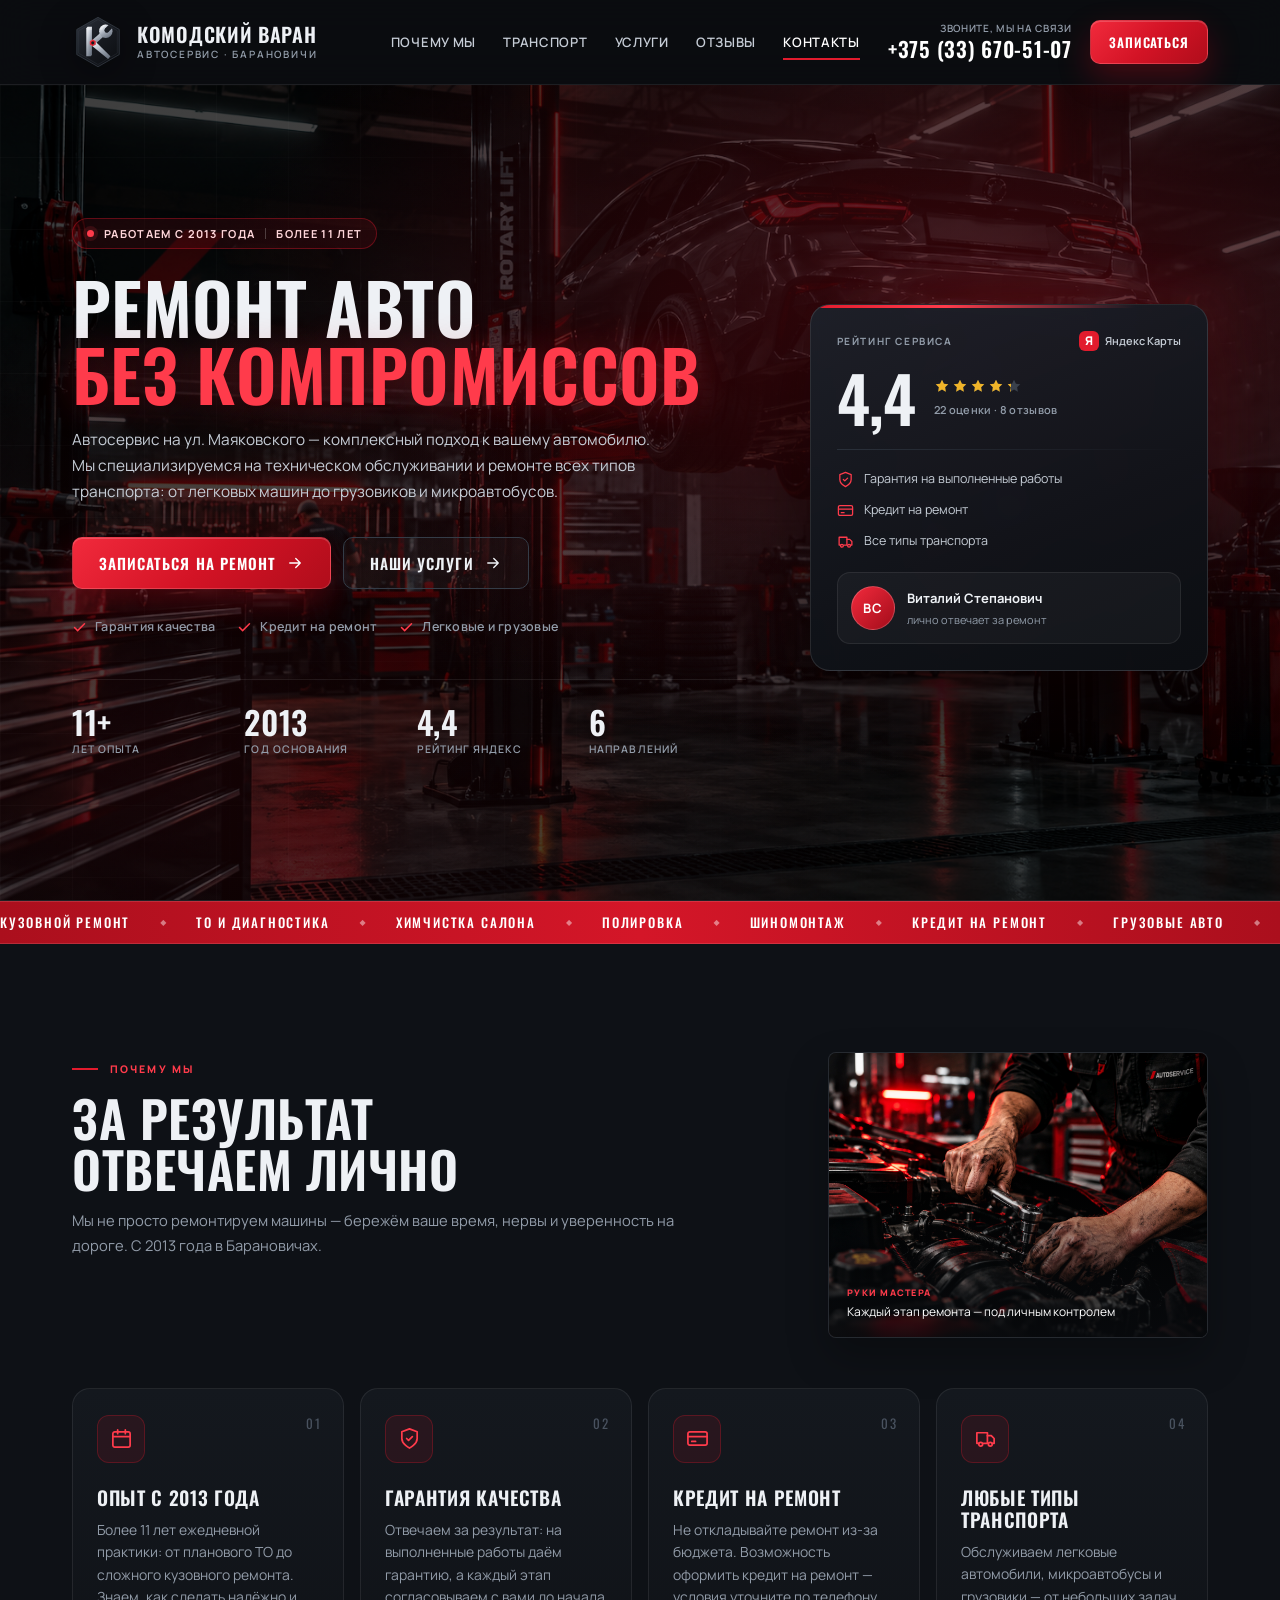
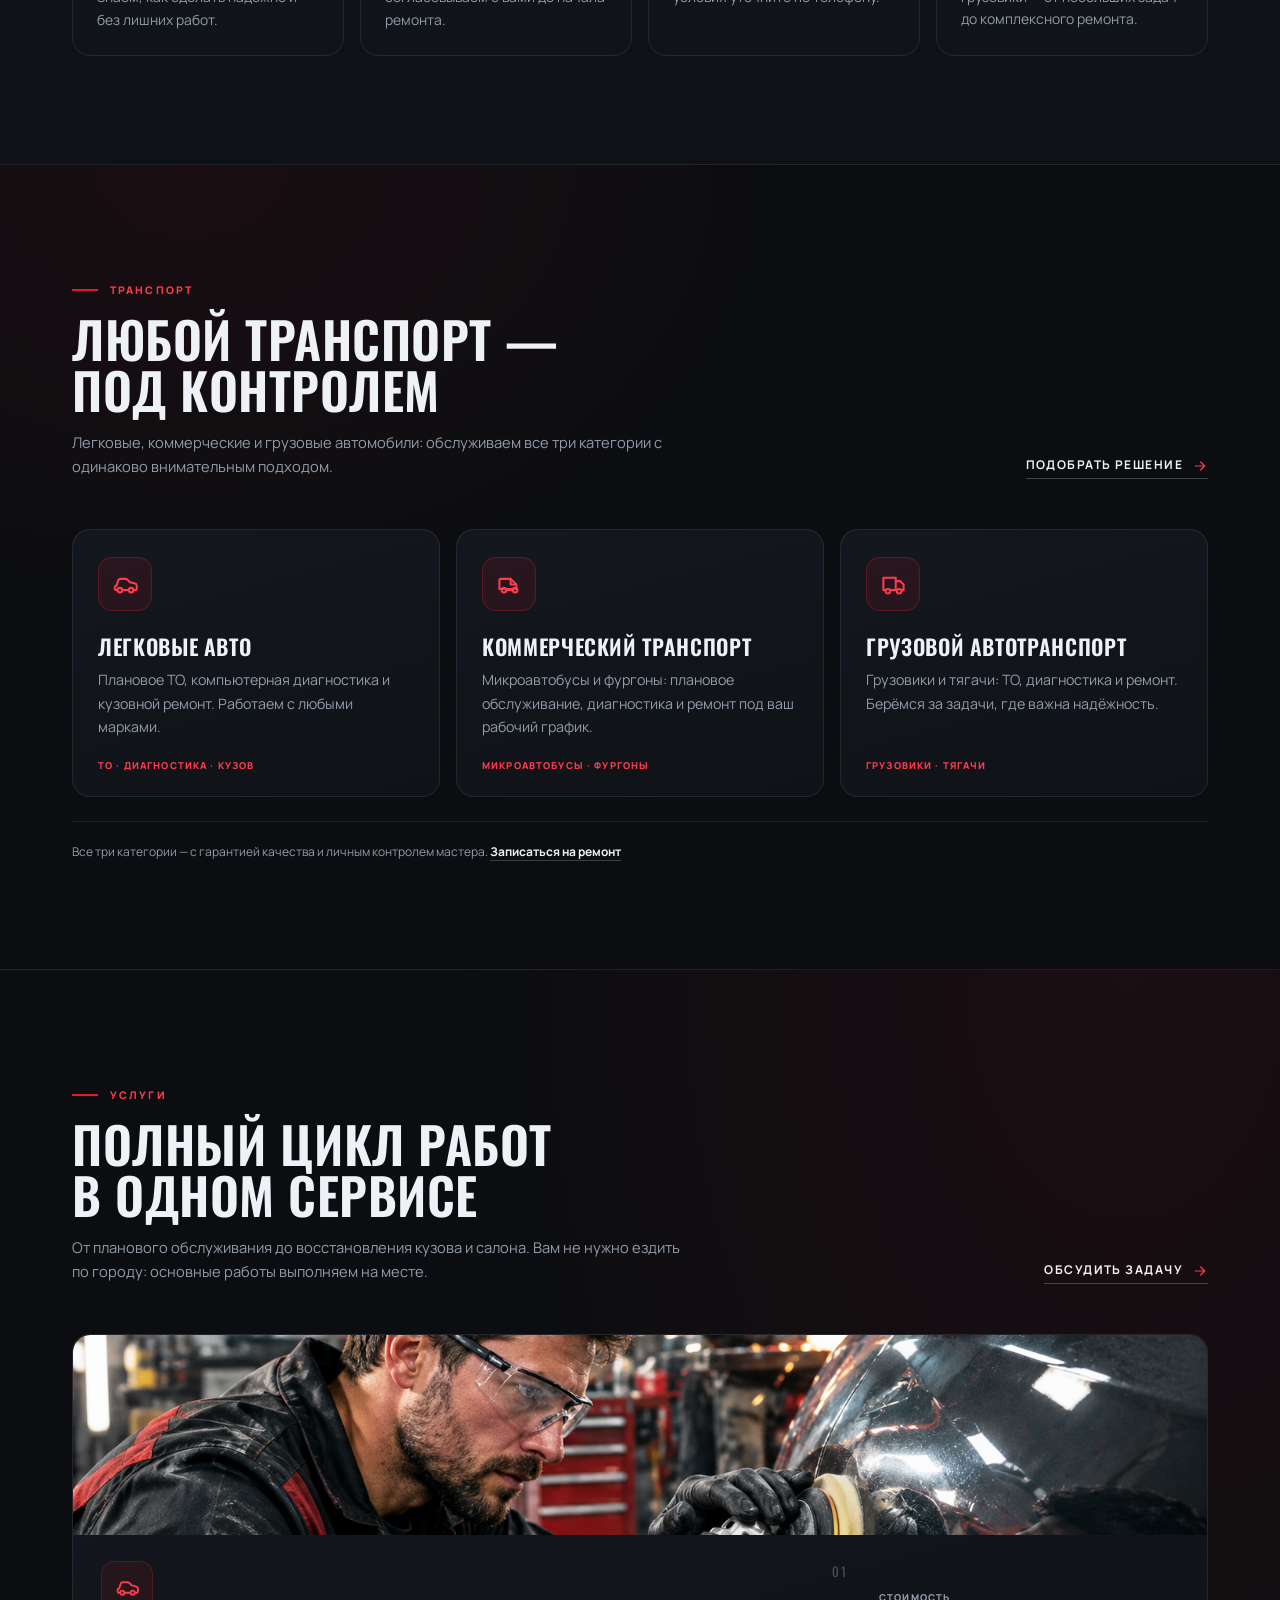
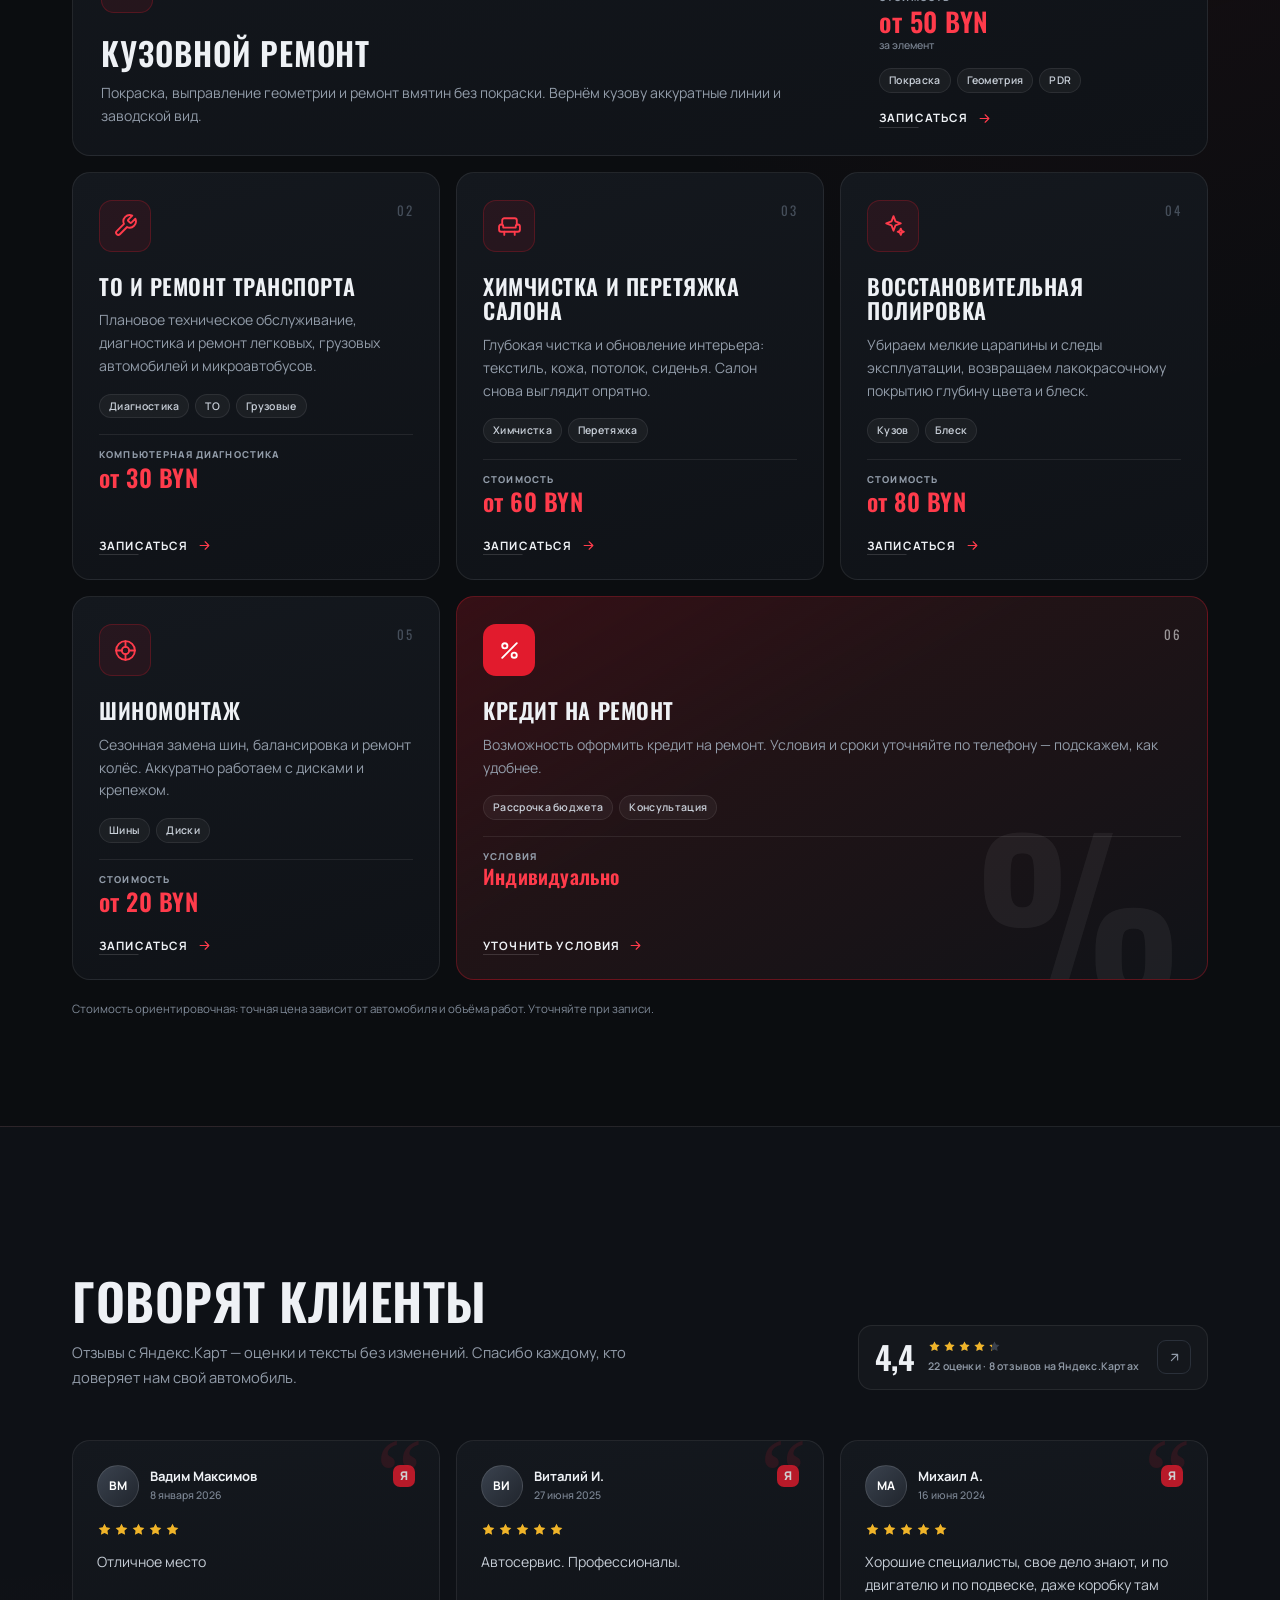
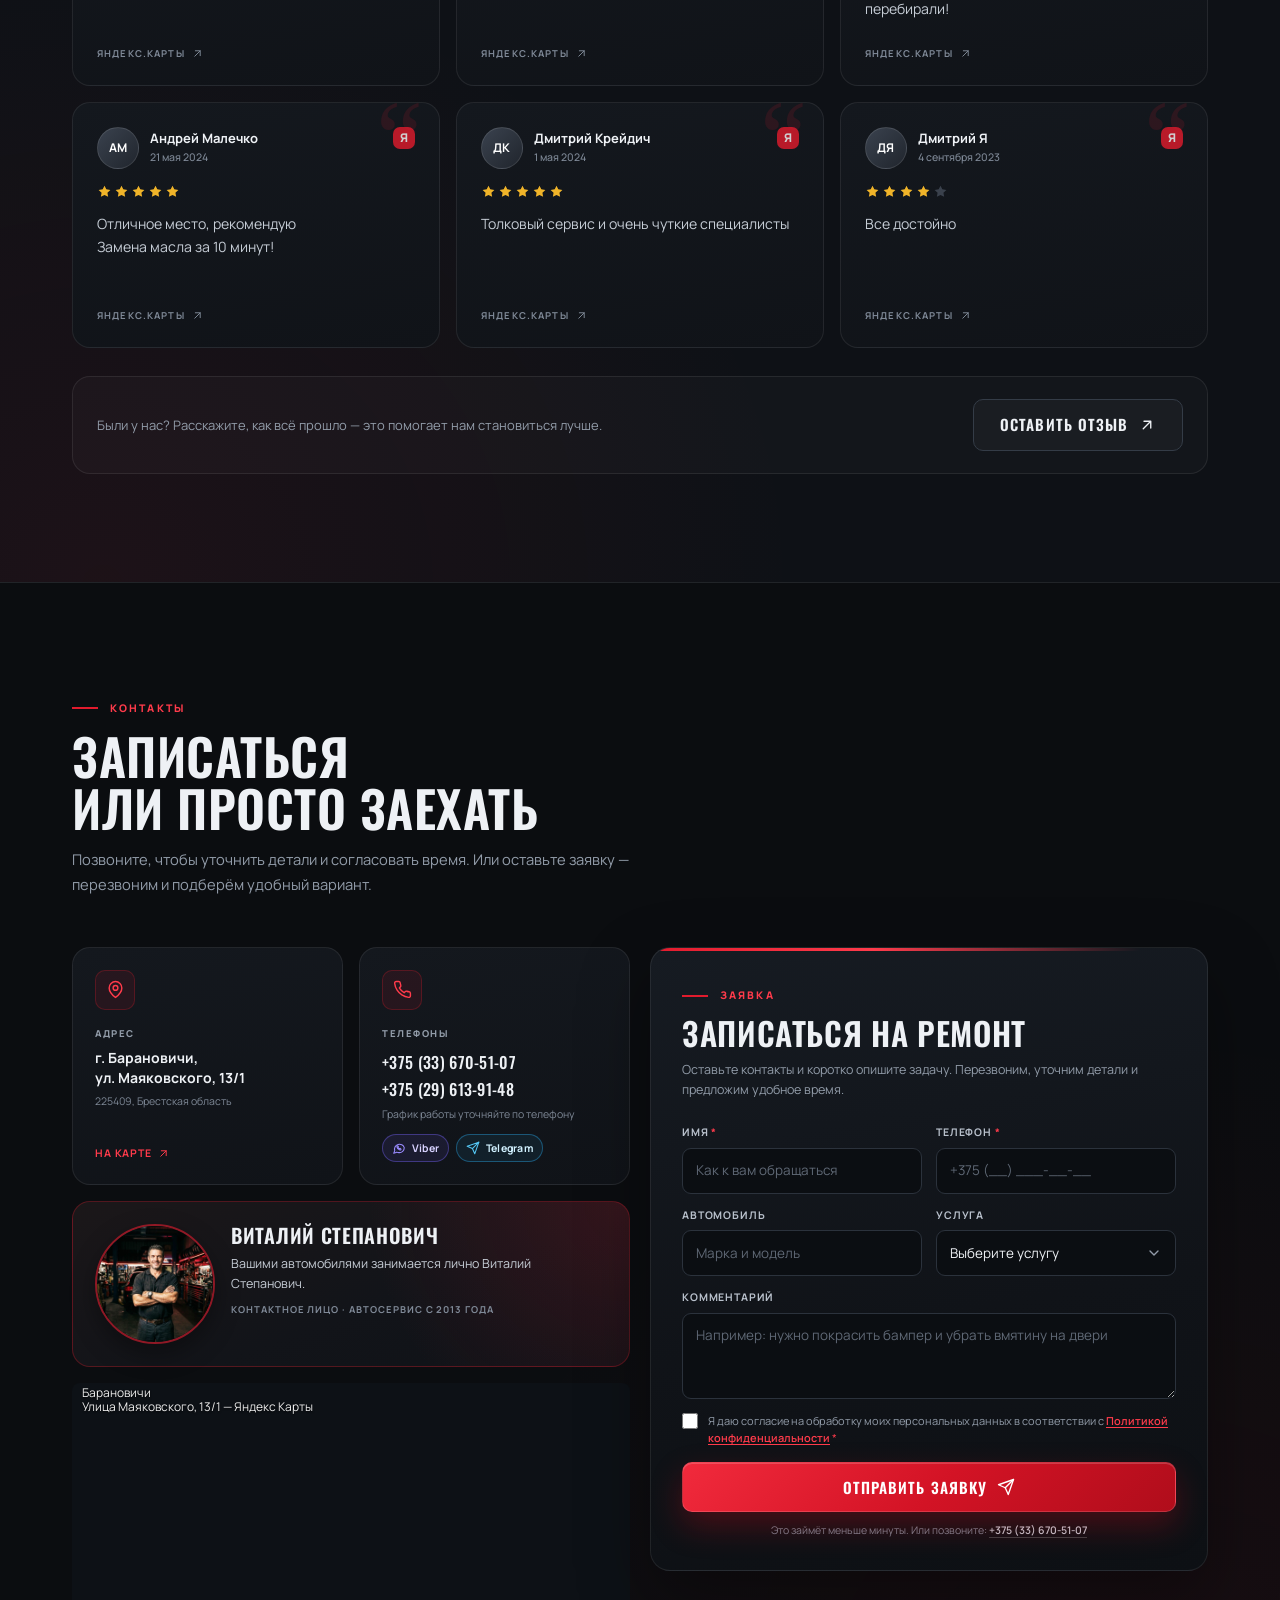
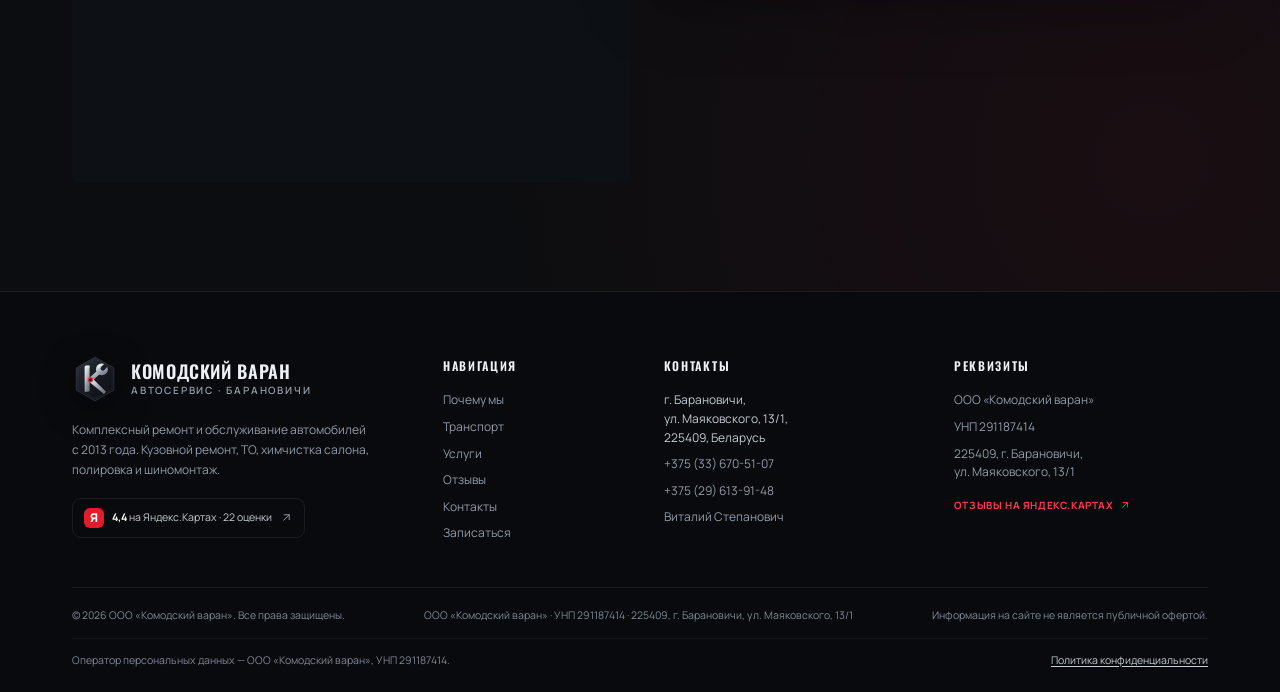
<file: index.html>
<!DOCTYPE html>
<html lang="ru">
<head>
  <meta charset="UTF-8">
  <meta name="viewport" content="width=device-width, initial-scale=1.0">
  <meta name="theme-color" content="#0b0d10">
  <title>Автосервис «Комодский варан» в Барановичах — кузовной ремонт, ТО, шиномонтаж</title>
  <meta name="description" content="Автосервис «Комодский варан» на ул. Маяковского, 13/1 в Барановичах: кузовной ремонт, ТО и ремонт всех типов транспорта, химчистка салона, полировка, шиномонтаж и кредит на ремонт. Опыт с 2013 года. Тел. +375 (33) 670-51-07.">
  <meta property="og:type" content="website">
  <meta property="og:locale" content="ru_RU">
  <meta property="og:title" content="Автосервис «Комодский варан» — Барановичи">
  <meta property="og:description" content="Комплексный ремонт авто с 2013 года. Кузовной ремонт, ТО, химчистка салона, полировка, шиномонтаж. Личный контроль Виталия Степановича.">
  <meta property="og:image" content="logo.svg">
  <link rel="icon" type="image/svg+xml" href="logo.svg">
  <link rel="preconnect" href="https://fonts.googleapis.com">
  <link rel="preconnect" href="https://fonts.gstatic.com" crossorigin>
  <link rel="preload" as="image" href="1.jpg">
  <link href="https://fonts.googleapis.com/css2?family=Manrope:wght@400;500;600;700;800&family=Oswald:wght@500;600;700&display=swap" rel="stylesheet">
  <link rel="stylesheet" href="style.css">
  <script>document.documentElement.classList.add('js');</script>
  <script type="application/ld+json">
  {
    "@context": "https://schema.org",
    "@type": "AutoRepair",
    "name": "ООО «Комодский варан»",
    "description": "Комплексный ремонт и техническое обслуживание всех типов транспорта в Барановичах. Кузовной ремонт, химчистка и перетяжка салона, восстановительная полировка, шиномонтаж, кредит на ремонт.",
    "telephone": "+375336705107",
    "foundingDate": "2013",
    "address": {
      "@type": "PostalAddress",
      "streetAddress": "ул. Маяковского, 13/1",
      "addressLocality": "Барановичи",
      "postalCode": "225409",
      "addressCountry": "BY"
    },
    "aggregateRating": {
      "@type": "AggregateRating",
      "ratingValue": "4.4",
      "bestRating": "5",
      "ratingCount": "22"
    },
    "sameAs": ["https://yandex.by/maps/org/117862567707/reviews/"]
  }
  </script>
</head>
<body class="site-body">
  <a class="skip-link" href="#main">Перейти к содержимому</a>

  <!-- SVG-спрайт иконок -->
  <svg class="svg-sprite" aria-hidden="true" focusable="false">
    <symbol id="i-arrow" viewBox="0 0 24 24"><path d="M5 12h14M13 6l6 6-6 6"/></symbol>
    <symbol id="i-arrow-up" viewBox="0 0 24 24"><path d="M12 19V5M6 11l6-6 6 6"/></symbol>
    <symbol id="i-arrow-up-right" viewBox="0 0 24 24"><path d="M7 17 17 7M8 7h9v9"/></symbol>
    <symbol id="i-phone" viewBox="0 0 24 24"><path d="M22 16.9v3a2 2 0 0 1-2.2 2 19.8 19.8 0 0 1-8.6-3.1 19.5 19.5 0 0 1-6-6A19.8 19.8 0 0 1 2.1 4.2 2 2 0 0 1 4.1 2h3a2 2 0 0 1 2 1.7c.1 1 .4 2 .7 2.9a2 2 0 0 1-.5 2.1L8 10a16 16 0 0 0 6 6l1.3-1.3a2 2 0 0 1 2.1-.5c.9.3 1.9.6 2.9.7a2 2 0 0 1 1.7 2Z"/></symbol>
    <symbol id="i-viber" viewBox="0 0 24 24"><path d="M21 11.5a8.4 8.4 0 0 1-9 8.4 9.1 9.1 0 0 1-3.8-.8L3 21l1.7-4.6A8.4 8.4 0 1 1 21 11.5Z"/><path d="M9 8.5c.3-.3.6-.3.9 0l1 1.2c.2.2.2.5 0 .8l-.5.6c.5 1 1.4 1.8 2.4 2.3l.6-.6c.2-.2.5-.2.7 0l1.2 1c.2.3.2.6 0 .8-.5.5-1.2.8-1.9.7-2.6-.4-4.6-2.4-5-5-.1-.7.2-1.4.7-1.8Z"/></symbol>
    <symbol id="i-calendar" viewBox="0 0 24 24"><rect x="3" y="5" width="18" height="16" rx="2"/><path d="M16 3v4M8 3v4M3 10h18"/></symbol>
    <symbol id="i-shield" viewBox="0 0 24 24"><path d="M12 22s8-4 8-10V5l-8-3-8 3v7c0 6 8 10 8 10Z"/><path d="m9 12 2 2 4-4"/></symbol>
    <symbol id="i-card" viewBox="0 0 24 24"><rect x="2" y="5" width="20" height="14" rx="2"/><path d="M2 10h20M6 15h4"/></symbol>
    <symbol id="i-truck" viewBox="0 0 24 24"><path d="M10 17h4V6H3v11h2"/><path d="M14 9h4l3 3v5h-2"/><circle cx="7" cy="18" r="2"/><circle cx="17" cy="18" r="2"/></symbol>
    <symbol id="i-car" viewBox="0 0 24 24"><path d="M19 17h2c.6 0 1-.4 1-1v-3c0-.9-.7-1.7-1.5-1.9C18.7 10.6 16 10 16 10s-1.3-1.4-2.2-2.3c-.6-.6-1.3-.7-2.1-.7H7.7C6.5 7 5.6 7.8 5.3 9L4 13c-1 0-1.5.6-1.5 1.5V16c0 .6.4 1 1 1h1"/><circle cx="7" cy="17" r="2"/><circle cx="17" cy="17" r="2"/><path d="M9 17h6"/></symbol>
    <symbol id="i-van" viewBox="0 0 24 24"><path d="M3 16V8a1 1 0 0 1 1-1h9l5 5v4H3Z"/><path d="M13 7v5h5M9 17h6"/><circle cx="7" cy="17" r="2"/><circle cx="17" cy="17" r="2"/></symbol>
    <symbol id="i-wrench" viewBox="0 0 24 24"><path d="M14.7 6.3a1 1 0 0 0 0 1.4l1.6 1.6a1 1 0 0 0 1.4 0l3.77-3.77a6 6 0 0 1-7.94 7.94l-6.91 6.91a2.12 2.12 0 0 1-3-3l6.91-6.91a6 6 0 0 1 7.94-7.94l-3.76 3.76Z"/></symbol>
    <symbol id="i-seat" viewBox="0 0 24 24"><path d="M5 11V7a2 2 0 0 1 2-2h10a2 2 0 0 1 2 2v4"/><path d="M4 11a2 2 0 0 0-2 2v3a2 2 0 0 0 2 2h16a2 2 0 0 0 2-2v-3a2 2 0 0 0-4 0v1H6v-1a2 2 0 0 0-2-2Z"/><path d="M7 18v3M17 18v3"/></symbol>
    <symbol id="i-sparkle" viewBox="0 0 24 24"><path d="M12 3l1.9 5.1L19 10l-5.1 1.9L12 17l-1.9-5.1L5 10l5.1-1.9L12 3Z"/><path d="M19 15l.9 2.1L22 18l-2.1.9L19 21l-.9-2.1L16 18l2.1-.9L19 15Z"/></symbol>
    <symbol id="i-tire" viewBox="0 0 24 24"><circle cx="12" cy="12" r="9"/><circle cx="12" cy="12" r="3.5"/><path d="M12 3v5.5M12 15.5V21M3 12h5.5M15.5 12H21"/></symbol>
    <symbol id="i-percent" viewBox="0 0 24 24"><path d="M19 5 5 19"/><circle cx="7.5" cy="7.5" r="2.5"/><circle cx="16.5" cy="16.5" r="2.5"/></symbol>
    <symbol id="i-check" viewBox="0 0 24 24"><path d="m20 6-11 11-5-5"/></symbol>
    <symbol id="i-check-circle" viewBox="0 0 24 24"><circle cx="12" cy="12" r="9"/><path d="m8 12 3 3 5-5"/></symbol>
    <symbol id="i-pin" viewBox="0 0 24 24"><path d="M20 10c0 6-8 12-8 12S4 16 4 10a8 8 0 1 1 16 0Z"/><circle cx="12" cy="10" r="3"/></symbol>
    <symbol id="i-user" viewBox="0 0 24 24"><circle cx="12" cy="8" r="4"/><path d="M4 21c0-4 4-6 8-6s8 2 8 6"/></symbol>
    <symbol id="i-doc" viewBox="0 0 24 24"><path d="M14 2H6a2 2 0 0 0-2 2v16a2 2 0 0 0 2 2h12a2 2 0 0 0 2-2V8Z"/><path d="M14 2v6h6M8 13h8M8 17h6"/></symbol>
    <symbol id="i-star" viewBox="0 0 24 24"><path d="m12 2.6 2.9 5.9 6.5.9-4.7 4.6 1.1 6.5-5.8-3.1-5.8 3.1 1.1-6.5L2.6 9.4l6.5-.9L12 2.6Z"/></symbol>
    <symbol id="i-send" viewBox="0 0 24 24"><path d="m22 2-7 20-4-9-9-4Z"/><path d="M22 2 11 13"/></symbol>
  </svg>

  <header class="site-header" id="site-header">
    <div class="container header__inner">
      <a class="brand" href="#top" aria-label="Комодский варан — на главную">
        <img class="brand__logo" src="logo.svg" alt="" width="52" height="52">
        <span class="brand__text">
          <span class="brand__name">Комодский варан</span>
          <span class="brand__sub">автосервис · Барановичи</span>
        </span>
      </a>

      <nav class="nav" id="primary-nav" aria-label="Основная навигация">
        <a class="nav__link" href="#why">Почему мы</a>
        <a class="nav__link" href="#transport">Транспорт</a>
        <a class="nav__link" href="#services">Услуги</a>
        <a class="nav__link" href="#reviews">Отзывы</a>
        <a class="nav__link" href="#contacts">Контакты</a>
        <div class="nav__mobile-extra">
          <a class="nav__phone" href="tel:+375336705107">+375 (33) 670-51-07</a>
          <a class="nav__phone nav__phone--second" href="tel:+375296139148">+375 (29) 613-91-48</a>
          <a class="btn btn--primary" href="#booking">Записаться на ремонт</a>
          <p class="nav__note">г. Барановичи, ул. Маяковского, 13/1<br><span>Работаем с 2013 года</span></p>
        </div>
      </nav>

      <div class="header__actions">
        <a class="header__phone" href="tel:+375336705107" aria-label="Позвонить: +375 (33) 670-51-07">
          <svg class="icon header__phone-icon" aria-hidden="true"><use href="#i-phone"></use></svg>
          <span class="header__phone-label">Звоните, мы на связи</span>
          <span class="header__phone-number">+375 (33) 670-51-07</span>
        </a>
        <a class="btn btn--primary btn--sm header__cta" href="#booking">Записаться</a>
        <button class="burger" type="button" aria-label="Открыть меню" aria-controls="primary-nav" aria-expanded="false">
          <span></span><span></span><span></span>
        </button>
      </div>
    </div>
  </header>

  <main id="main">
    <!-- Первый экран -->
    <section class="hero" id="top" aria-labelledby="hero-title">
      <div class="hero__grid" aria-hidden="true"></div>
      <div class="hero__glow" aria-hidden="true"></div>

      <div class="container hero__inner">
        <div class="hero__content">
          <span class="badge">
            <span class="badge__dot" aria-hidden="true"></span>
            Работаем с 2013 года
            <span class="badge__divider" aria-hidden="true"></span>
            более 11 лет
          </span>

          <h1 id="hero-title">
            Ремонт авто<br><span class="accent">без компромиссов</span>
          </h1>

          <p class="hero__lead">
            Автосервис на ул. Маяковского — комплексный подход к вашему автомобилю. Мы специализируемся на техническом обслуживании и ремонте всех типов транспорта: от легковых машин до грузовиков и микроавтобусов.
          </p>

          <div class="hero__actions">
            <a class="btn btn--primary btn--pulse" href="#booking">
              Записаться на ремонт
              <svg class="icon" aria-hidden="true"><use href="#i-arrow"></use></svg>
            </a>
            <a class="btn btn--ghost" href="#services">
              Наши услуги
              <svg class="icon" aria-hidden="true"><use href="#i-arrow"></use></svg>
            </a>
          </div>

          <ul class="hero__trust">
            <li><svg class="icon" aria-hidden="true"><use href="#i-check"></use></svg>Гарантия качества</li>
            <li><svg class="icon" aria-hidden="true"><use href="#i-check"></use></svg>Кредит на ремонт</li>
            <li><svg class="icon" aria-hidden="true"><use href="#i-check"></use></svg>Легковые и грузовые</li>
          </ul>

          <div class="hero__stats">
            <div class="stat">
              <span class="stat__value">11+</span>
              <span class="stat__label">лет опыта</span>
            </div>
            <div class="stat">
              <span class="stat__value">2013</span>
              <span class="stat__label">год основания</span>
            </div>
            <div class="stat">
              <span class="stat__value">4,4</span>
              <span class="stat__label">рейтинг Яндекс</span>
            </div>
            <div class="stat">
              <span class="stat__value">6</span>
              <span class="stat__label">направлений</span>
            </div>
          </div>
        </div>

        <aside class="hero__panel" aria-label="Кратко о сервисе">
          <div class="hero__card">
            <div class="hero__card-head">
              <span class="hero__card-kicker">Рейтинг сервиса</span>
              <span class="hero__source"><span class="ya-mark" aria-hidden="true">Я</span>Яндекс Карты</span>
            </div>

            <div class="hero__rating">
              <div class="hero__rating-value">4,4</div>
              <div class="hero__rating-info">
                <div class="stars stars--partial" style="--fill:88%" role="img" aria-label="Рейтинг 4,4 из 5">
                  <div class="stars__row">
                    <svg aria-hidden="true"><use href="#i-star"></use></svg><svg aria-hidden="true"><use href="#i-star"></use></svg><svg aria-hidden="true"><use href="#i-star"></use></svg><svg aria-hidden="true"><use href="#i-star"></use></svg><svg aria-hidden="true"><use href="#i-star"></use></svg>
                  </div>
                  <div class="stars__row stars__row--fill" aria-hidden="true">
                    <svg><use href="#i-star"></use></svg><svg><use href="#i-star"></use></svg><svg><use href="#i-star"></use></svg><svg><use href="#i-star"></use></svg><svg><use href="#i-star"></use></svg>
                  </div>
                </div>
                <span class="hero__rating-meta">22 оценки · 8 отзывов</span>
              </div>
            </div>

            <div class="hero__card-divider" aria-hidden="true"></div>

            <ul class="hero__list">
              <li><svg class="icon" aria-hidden="true"><use href="#i-shield"></use></svg>Гарантия на выполненные работы</li>
              <li><svg class="icon" aria-hidden="true"><use href="#i-card"></use></svg>Кредит на ремонт</li>
              <li><svg class="icon" aria-hidden="true"><use href="#i-truck"></use></svg>Все типы транспорта</li>
            </ul>

            <div class="hero__person">
              <span class="avatar avatar--red" aria-hidden="true">ВС</span>
              <span class="hero__person-text">
                <strong>Виталий Степанович</strong>
                <span>лично отвечает за ремонт</span>
              </span>
            </div>
          </div>
        </aside>
      </div>
    </section>

    <!-- Бегущая строка -->
    <div class="ticker" aria-hidden="true">
      <div class="ticker__track">
        <div class="ticker__group">
          <span>Кузовной ремонт</span><i>◆</i><span>ТО и диагностика</span><i>◆</i><span>Химчистка салона</span><i>◆</i><span>Полировка</span><i>◆</i><span>Шиномонтаж</span><i>◆</i><span>Кредит на ремонт</span><i>◆</i><span>Грузовые авто</span><i>◆</i><span>Микроавтобусы</span><i>◆</i>
        </div>
        <div class="ticker__group">
          <span>Кузовной ремонт</span><i>◆</i><span>ТО и диагностика</span><i>◆</i><span>Химчистка салона</span><i>◆</i><span>Полировка</span><i>◆</i><span>Шиномонтаж</span><i>◆</i><span>Кредит на ремонт</span><i>◆</i><span>Грузовые авто</span><i>◆</i><span>Микроавтобусы</span><i>◆</i>
        </div>
      </div>
    </div>

    <!-- Почему мы -->
    <section class="section section--why" id="why" aria-labelledby="why-title">
      <div class="container">
        <div class="section-head">
          <div class="section-head__main">
            <span class="eyebrow reveal">Почему мы</span>
            <h2 class="reveal" id="why-title" style="--delay:60ms">За результат<br>отвечаем лично</h2>
            <p class="reveal" style="--delay:120ms">Мы не просто ремонтируем машины — бережём ваше время, нервы и уверенность на дороге. С 2013 года в Барановичах.</p>
          </div>
          <figure class="why-photo reveal" style="--delay:180ms">
            <img src="2.jpg" alt="Мастер автосервиса за работой" width="1448" height="1086" loading="lazy" decoding="async">
            <figcaption><span>Руки мастера</span>Каждый этап ремонта — под личным контролем</figcaption>
          </figure>
        </div>

        <div class="why-grid">
          <article class="why-card reveal" style="--delay:40ms">
            <span class="why-card__num" aria-hidden="true">01</span>
            <span class="why-card__icon"><svg class="icon" aria-hidden="true"><use href="#i-calendar"></use></svg></span>
            <h3>Опыт с 2013 года</h3>
            <p>Более 11 лет ежедневной практики: от планового ТО до сложного кузовного ремонта. Знаем, как сделать надёжно и без лишних работ.</p>
          </article>

          <article class="why-card reveal" style="--delay:100ms">
            <span class="why-card__num" aria-hidden="true">02</span>
            <span class="why-card__icon"><svg class="icon" aria-hidden="true"><use href="#i-shield"></use></svg></span>
            <h3>Гарантия качества</h3>
            <p>Отвечаем за результат: на выполненные работы даём гарантию, а каждый этап согласовываем с вами до начала ремонта.</p>
          </article>

          <article class="why-card reveal" style="--delay:160ms">
            <span class="why-card__num" aria-hidden="true">03</span>
            <span class="why-card__icon"><svg class="icon" aria-hidden="true"><use href="#i-card"></use></svg></span>
            <h3>Кредит на ремонт</h3>
            <p>Не откладывайте ремонт из-за бюджета. Возможность оформить кредит на ремонт — условия уточните по телефону.</p>
          </article>

          <article class="why-card reveal" style="--delay:220ms">
            <span class="why-card__num" aria-hidden="true">04</span>
            <span class="why-card__icon"><svg class="icon" aria-hidden="true"><use href="#i-truck"></use></svg></span>
            <h3>Любые типы транспорта</h3>
            <p>Обслуживаем легковые автомобили, микроавтобусы и грузовики — от небольших задач до комплексного ремонта.</p>
          </article>
        </div>
      </div>
    </section>


    <!-- Сегментация по транспорту -->
    <section class="section section--transport" id="transport" aria-labelledby="transport-title">
      <div class="container">
        <div class="section-head">
          <div class="section-head__main">
            <span class="eyebrow reveal">Транспорт</span>
            <h2 class="reveal" id="transport-title" style="--delay:60ms">Любой транспорт —<br>под контролем</h2>
            <p class="reveal" style="--delay:120ms">Легковые, коммерческие и грузовые автомобили: обслуживаем все три категории с одинаково внимательным подходом.</p>
          </div>
          <a class="section-link reveal" href="#booking" style="--delay:180ms">
            Подобрать решение
            <svg class="icon" aria-hidden="true"><use href="#i-arrow"></use></svg>
          </a>
        </div>

        <div class="transport-grid">
          <article class="transport-card reveal" style="--delay:40ms">
            <span class="transport-card__icon"><svg class="icon" aria-hidden="true"><use href="#i-car"></use></svg></span>
            <h3>Легковые авто</h3>
            <p>Плановое ТО, компьютерная диагностика и кузовной ремонт. Работаем с любыми марками.</p>
            <span class="transport-card__tag">ТО · диагностика · кузов</span>
          </article>

          <article class="transport-card reveal" style="--delay:100ms">
            <span class="transport-card__icon"><svg class="icon" aria-hidden="true"><use href="#i-van"></use></svg></span>
            <h3>Коммерческий транспорт</h3>
            <p>Микроавтобусы и фургоны: плановое обслуживание, диагностика и ремонт под ваш рабочий график.</p>
            <span class="transport-card__tag">микроавтобусы · фургоны</span>
          </article>

          <article class="transport-card reveal" style="--delay:160ms">
            <span class="transport-card__icon"><svg class="icon" aria-hidden="true"><use href="#i-truck"></use></svg></span>
            <h3>Грузовой автотранспорт</h3>
            <p>Грузовики и тягачи: ТО, диагностика и ремонт. Берёмся за задачи, где важна надёжность.</p>
            <span class="transport-card__tag">грузовики · тягачи</span>
          </article>
        </div>

        <p class="transport-note reveal">Все три категории — с гарантией качества и личным контролем мастера. <a href="#booking">Записаться на ремонт</a></p>
      </div>
    </section>

    <!-- Услуги -->
    <section class="section section--services" id="services" aria-labelledby="services-title">
      <div class="container">
        <div class="section-head">
          <div class="section-head__main">
            <span class="eyebrow reveal">Услуги</span>
            <h2 class="reveal" id="services-title" style="--delay:60ms">Полный цикл работ<br>в одном сервисе</h2>
            <p class="reveal" style="--delay:120ms">От планового обслуживания до восстановления кузова и салона. Вам не нужно ездить по городу: основные работы выполняем на месте.</p>
          </div>
          <a class="section-link reveal" href="#booking" style="--delay:180ms">
            Обсудить задачу
            <svg class="icon" aria-hidden="true"><use href="#i-arrow"></use></svg>
          </a>
        </div>

        <div class="services-grid">
          <article class="service-card service-card--featured reveal" style="--delay:40ms">
            <div class="service-card__media">
              <img src="3.jpg" alt="Кузовной ремонт — мастер работает с кузовом автомобиля" width="1448" height="1086" loading="lazy" decoding="async">
            </div>
            <div class="service-card__body">
              <div class="service-card__main">
                <div class="service-card__top">
                  <span class="service-card__icon"><svg class="icon" aria-hidden="true"><use href="#i-car"></use></svg></span>
                  <span class="service-card__index" aria-hidden="true">01</span>
                </div>
                <h3>Кузовной ремонт</h3>
                <p>Покраска, выправление геометрии и ремонт вмятин без покраски. Вернём кузову аккуратные линии и заводской вид.</p>
              </div>
              <div class="service-card__aside">
                <div class="service-card__price">
                  <span class="service-card__price-label">Стоимость</span>
                  <strong>от 50 BYN</strong>
                  <small>за элемент</small>
                </div>
                <div class="tags">
                  <span class="tag">Покраска</span>
                  <span class="tag">Геометрия</span>
                  <span class="tag">PDR</span>
                </div>
                <a class="service-card__link" href="#booking" data-service="Кузовной ремонт">Записаться <svg class="icon" aria-hidden="true"><use href="#i-arrow"></use></svg></a>
              </div>
            </div>
          </article>

          <article class="service-card reveal" style="--delay:90ms">
            <div class="service-card__top">
              <span class="service-card__icon"><svg class="icon" aria-hidden="true"><use href="#i-wrench"></use></svg></span>
              <span class="service-card__index" aria-hidden="true">02</span>
            </div>
            <h3>ТО и ремонт транспорта</h3>
            <p>Плановое техническое обслуживание, диагностика и ремонт легковых, грузовых автомобилей и микроавтобусов.</p>
            <div class="tags">
              <span class="tag">Диагностика</span>
              <span class="tag">ТО</span>
              <span class="tag">Грузовые</span>
            </div>
            <div class="service-card__price">
              <span class="service-card__price-label">Компьютерная диагностика</span>
              <strong>от 30 BYN</strong>
            </div>
            <a class="service-card__link" href="#booking" data-service="ТО и ремонт">Записаться <svg class="icon" aria-hidden="true"><use href="#i-arrow"></use></svg></a>
          </article>

          <article class="service-card reveal" style="--delay:140ms">
            <div class="service-card__top">
              <span class="service-card__icon"><svg class="icon" aria-hidden="true"><use href="#i-seat"></use></svg></span>
              <span class="service-card__index" aria-hidden="true">03</span>
            </div>
            <h3>Химчистка и перетяжка салона</h3>
            <p>Глубокая чистка и обновление интерьера: текстиль, кожа, потолок, сиденья. Салон снова выглядит опрятно.</p>
            <div class="tags">
              <span class="tag">Химчистка</span>
              <span class="tag">Перетяжка</span>
            </div>
            <div class="service-card__price">
              <span class="service-card__price-label">Стоимость</span>
              <strong>от 60 BYN</strong>
            </div>
            <a class="service-card__link" href="#booking" data-service="Химчистка и перетяжка салона">Записаться <svg class="icon" aria-hidden="true"><use href="#i-arrow"></use></svg></a>
          </article>

          <article class="service-card reveal" style="--delay:40ms">
            <div class="service-card__top">
              <span class="service-card__icon"><svg class="icon" aria-hidden="true"><use href="#i-sparkle"></use></svg></span>
              <span class="service-card__index" aria-hidden="true">04</span>
            </div>
            <h3>Восстановительная полировка</h3>
            <p>Убираем мелкие царапины и следы эксплуатации, возвращаем лакокрасочному покрытию глубину цвета и блеск.</p>
            <div class="tags">
              <span class="tag">Кузов</span>
              <span class="tag">Блеск</span>
            </div>
            <div class="service-card__price">
              <span class="service-card__price-label">Стоимость</span>
              <strong>от 80 BYN</strong>
            </div>
            <a class="service-card__link" href="#booking" data-service="Восстановительная полировка">Записаться <svg class="icon" aria-hidden="true"><use href="#i-arrow"></use></svg></a>
          </article>

          <article class="service-card reveal" style="--delay:90ms">
            <div class="service-card__top">
              <span class="service-card__icon"><svg class="icon" aria-hidden="true"><use href="#i-tire"></use></svg></span>
              <span class="service-card__index" aria-hidden="true">05</span>
            </div>
            <h3>Шиномонтаж</h3>
            <p>Сезонная замена шин, балансировка и ремонт колёс. Аккуратно работаем с дисками и крепежом.</p>
            <div class="tags">
              <span class="tag">Шины</span>
              <span class="tag">Диски</span>
            </div>
            <div class="service-card__price">
              <span class="service-card__price-label">Стоимость</span>
              <strong>от 20 BYN</strong>
            </div>
            <a class="service-card__link" href="#booking" data-service="Шиномонтаж">Записаться <svg class="icon" aria-hidden="true"><use href="#i-arrow"></use></svg></a>
          </article>

          <article class="service-card service-card--credit reveal" style="--delay:140ms">
            <div class="service-card__top">
              <span class="service-card__icon"><svg class="icon" aria-hidden="true"><use href="#i-percent"></use></svg></span>
              <span class="service-card__index" aria-hidden="true">06</span>
            </div>
            <h3>Кредит на ремонт</h3>
            <p>Возможность оформить кредит на ремонт. Условия и сроки уточняйте по телефону — подскажем, как удобнее.</p>
            <div class="tags">
              <span class="tag">Рассрочка бюджета</span>
              <span class="tag">Консультация</span>
            </div>
            <div class="service-card__price service-card__price--text">
              <span class="service-card__price-label">Условия</span>
              <strong>Индивидуально</strong>
            </div>
            <a class="service-card__link" href="#booking" data-service="Кредит на ремонт">Уточнить условия <svg class="icon" aria-hidden="true"><use href="#i-arrow"></use></svg></a>
          </article>
        </div>
        <p class="services-note reveal">Стоимость ориентировочная: точная цена зависит от автомобиля и объёма работ. Уточняйте при записи.</p>
      </div>
    </section>

    <!-- Отзывы -->
    <section class="section section--reviews" id="reviews" aria-labelledby="reviews-title">
      <div class="container">
        <div class="section-head">
          <div class="section-head__main">
            <span class="eyebrow reveal">Отзывы</span>
            <h2 class="reveal" id="reviews-title" style="--delay:60ms">Говорят клиенты</h2>
            <p class="reveal" style="--delay:120ms">Отзывы с Яндекс.Карт — оценки и тексты без изменений. Спасибо каждому, кто доверяет нам свой автомобиль.</p>
          </div>
          <div class="rating-summary reveal" style="--delay:180ms">
            <div class="rating-summary__value">4,4</div>
            <div class="rating-summary__info">
              <div class="stars stars--partial" style="--fill:88%" role="img" aria-label="Рейтинг 4,4 из 5">
                <div class="stars__row">
                  <svg aria-hidden="true"><use href="#i-star"></use></svg><svg aria-hidden="true"><use href="#i-star"></use></svg><svg aria-hidden="true"><use href="#i-star"></use></svg><svg aria-hidden="true"><use href="#i-star"></use></svg><svg aria-hidden="true"><use href="#i-star"></use></svg>
                </div>
                <div class="stars__row stars__row--fill" aria-hidden="true">
                  <svg><use href="#i-star"></use></svg><svg><use href="#i-star"></use></svg><svg><use href="#i-star"></use></svg><svg><use href="#i-star"></use></svg><svg><use href="#i-star"></use></svg>
                </div>
              </div>
              <span>22 оценки · 8 отзывов на Яндекс.Картах</span>
            </div>
            <a class="rating-summary__link" href="https://yandex.by/maps/org/117862567707/reviews/" target="_blank" rel="noopener noreferrer" aria-label="Все отзывы на Яндекс.Картах">
              <svg class="icon" aria-hidden="true"><use href="#i-arrow-up-right"></use></svg>
            </a>
          </div>
        </div>

        <!-- Отзывы: данные из reviews.json, собраны скриптом parse_reviews.py -->
        <div class="reviews-grid">
          <article class="review-card reveal" style="--delay:40ms">
            <div class="review-card__top">
              <div class="review-card__person">
                <span class="avatar" aria-hidden="true">ВМ</span>
                <div>
                  <strong>Вадим Максимов</strong>
                  <time datetime="2026-01-08">8 января 2026</time>
                </div>
              </div>
              <span class="ya-mark" aria-hidden="true">Я</span>
            </div>
            <div class="stars" role="img" aria-label="Оценка 5 из 5">
              <svg aria-hidden="true"><use href="#i-star"></use></svg><svg aria-hidden="true"><use href="#i-star"></use></svg><svg aria-hidden="true"><use href="#i-star"></use></svg><svg aria-hidden="true"><use href="#i-star"></use></svg><svg aria-hidden="true"><use href="#i-star"></use></svg>
            </div>
            <p class="review-card__text">Отличное место</p>
            <div class="review-card__source">Яндекс.Карты <a href="https://yandex.by/maps/org/117862567707/reviews/" target="_blank" rel="noopener noreferrer" aria-label="Открыть отзывы на Яндекс.Картах"><svg class="icon" aria-hidden="true"><use href="#i-arrow-up-right"></use></svg></a></div>
          </article>

          <article class="review-card reveal" style="--delay:90ms">
            <div class="review-card__top">
              <div class="review-card__person">
                <span class="avatar" aria-hidden="true">ВИ</span>
                <div>
                  <strong>Виталий И.</strong>
                  <time datetime="2025-06-27">27 июня 2025</time>
                </div>
              </div>
              <span class="ya-mark" aria-hidden="true">Я</span>
            </div>
            <div class="stars" role="img" aria-label="Оценка 5 из 5">
              <svg aria-hidden="true"><use href="#i-star"></use></svg><svg aria-hidden="true"><use href="#i-star"></use></svg><svg aria-hidden="true"><use href="#i-star"></use></svg><svg aria-hidden="true"><use href="#i-star"></use></svg><svg aria-hidden="true"><use href="#i-star"></use></svg>
            </div>
            <p class="review-card__text">Автосервис. Профессионалы.</p>
            <div class="review-card__source">Яндекс.Карты <a href="https://yandex.by/maps/org/117862567707/reviews/" target="_blank" rel="noopener noreferrer" aria-label="Открыть отзывы на Яндекс.Картах"><svg class="icon" aria-hidden="true"><use href="#i-arrow-up-right"></use></svg></a></div>
          </article>

          <article class="review-card reveal" style="--delay:140ms">
            <div class="review-card__top">
              <div class="review-card__person">
                <span class="avatar" aria-hidden="true">МА</span>
                <div>
                  <strong>Михаил А.</strong>
                  <time datetime="2024-06-16">16 июня 2024</time>
                </div>
              </div>
              <span class="ya-mark" aria-hidden="true">Я</span>
            </div>
            <div class="stars" role="img" aria-label="Оценка 5 из 5">
              <svg aria-hidden="true"><use href="#i-star"></use></svg><svg aria-hidden="true"><use href="#i-star"></use></svg><svg aria-hidden="true"><use href="#i-star"></use></svg><svg aria-hidden="true"><use href="#i-star"></use></svg><svg aria-hidden="true"><use href="#i-star"></use></svg>
            </div>
            <p class="review-card__text">Хорошие специалисты, свое дело знают, и по двигателю и по подвеске, даже коробку там перебирали!</p>
            <div class="review-card__source">Яндекс.Карты <a href="https://yandex.by/maps/org/117862567707/reviews/" target="_blank" rel="noopener noreferrer" aria-label="Открыть отзывы на Яндекс.Картах"><svg class="icon" aria-hidden="true"><use href="#i-arrow-up-right"></use></svg></a></div>
          </article>

          <article class="review-card reveal" style="--delay:40ms">
            <div class="review-card__top">
              <div class="review-card__person">
                <span class="avatar" aria-hidden="true">АМ</span>
                <div>
                  <strong>Андрей Малечко</strong>
                  <time datetime="2024-05-21">21 мая 2024</time>
                </div>
              </div>
              <span class="ya-mark" aria-hidden="true">Я</span>
            </div>
            <div class="stars" role="img" aria-label="Оценка 5 из 5">
              <svg aria-hidden="true"><use href="#i-star"></use></svg><svg aria-hidden="true"><use href="#i-star"></use></svg><svg aria-hidden="true"><use href="#i-star"></use></svg><svg aria-hidden="true"><use href="#i-star"></use></svg><svg aria-hidden="true"><use href="#i-star"></use></svg>
            </div>
            <p class="review-card__text">Отличное место, рекомендую<br>Замена масла за 10 минут!</p>
            <div class="review-card__source">Яндекс.Карты <a href="https://yandex.by/maps/org/117862567707/reviews/" target="_blank" rel="noopener noreferrer" aria-label="Открыть отзывы на Яндекс.Картах"><svg class="icon" aria-hidden="true"><use href="#i-arrow-up-right"></use></svg></a></div>
          </article>

          <article class="review-card reveal" style="--delay:90ms">
            <div class="review-card__top">
              <div class="review-card__person">
                <span class="avatar" aria-hidden="true">ДК</span>
                <div>
                  <strong>Дмитрий Крейдич</strong>
                  <time datetime="2024-05-01">1 мая 2024</time>
                </div>
              </div>
              <span class="ya-mark" aria-hidden="true">Я</span>
            </div>
            <div class="stars" role="img" aria-label="Оценка 5 из 5">
              <svg aria-hidden="true"><use href="#i-star"></use></svg><svg aria-hidden="true"><use href="#i-star"></use></svg><svg aria-hidden="true"><use href="#i-star"></use></svg><svg aria-hidden="true"><use href="#i-star"></use></svg><svg aria-hidden="true"><use href="#i-star"></use></svg>
            </div>
            <p class="review-card__text">Толковый сервис и очень чуткие специалисты</p>
            <div class="review-card__source">Яндекс.Карты <a href="https://yandex.by/maps/org/117862567707/reviews/" target="_blank" rel="noopener noreferrer" aria-label="Открыть отзывы на Яндекс.Картах"><svg class="icon" aria-hidden="true"><use href="#i-arrow-up-right"></use></svg></a></div>
          </article>

          <article class="review-card reveal" style="--delay:140ms">
            <div class="review-card__top">
              <div class="review-card__person">
                <span class="avatar" aria-hidden="true">ДЯ</span>
                <div>
                  <strong>Дмитрий Я</strong>
                  <time datetime="2023-09-04">4 сентября 2023</time>
                </div>
              </div>
              <span class="ya-mark" aria-hidden="true">Я</span>
            </div>
            <div class="stars" role="img" aria-label="Оценка 4 из 5">
              <svg aria-hidden="true"><use href="#i-star"></use></svg><svg aria-hidden="true"><use href="#i-star"></use></svg><svg aria-hidden="true"><use href="#i-star"></use></svg><svg aria-hidden="true"><use href="#i-star"></use></svg><svg class="is-empty" aria-hidden="true"><use href="#i-star"></use></svg>
            </div>
            <p class="review-card__text">Все достойно</p>
            <div class="review-card__source">Яндекс.Карты <a href="https://yandex.by/maps/org/117862567707/reviews/" target="_blank" rel="noopener noreferrer" aria-label="Открыть отзывы на Яндекс.Картах"><svg class="icon" aria-hidden="true"><use href="#i-arrow-up-right"></use></svg></a></div>
          </article>
        </div>

        <div class="reviews-footer reveal">
          <p>Были у нас? Расскажите, как всё прошло — это помогает нам становиться лучше.</p>
          <a class="btn btn--ghost" href="https://yandex.by/maps/org/117862567707/reviews/" target="_blank" rel="noopener noreferrer">
            Оставить отзыв
            <svg class="icon" aria-hidden="true"><use href="#i-arrow-up-right"></use></svg>
          </a>
        </div>
      </div>
    </section>

    <!-- Контакты -->
    <section class="section section--contacts" id="contacts" aria-labelledby="contacts-title">
      <div class="container">
        <div class="section-head">
          <div class="section-head__main">
            <span class="eyebrow reveal">Контакты</span>
            <h2 class="reveal" id="contacts-title" style="--delay:60ms">Записаться<br>или просто заехать</h2>
            <p class="reveal" style="--delay:120ms">Позвоните, чтобы уточнить детали и согласовать время. Или оставьте заявку — перезвоним и подберём удобный вариант.</p>
          </div>
        </div>

        <div class="contacts-grid">
          <div class="contacts-left">
            <div class="contact-cards">
              <div class="contact-card reveal" style="--delay:40ms">
                <span class="contact-card__icon"><svg class="icon" aria-hidden="true"><use href="#i-pin"></use></svg></span>
                <h3>Адрес</h3>
                <p class="contact-card__strong">г. Барановичи,<br>ул. Маяковского, 13/1</p>
                <p class="contact-card__muted">225409, Брестская область</p>
                <a class="contact-card__link" href="https://yandex.by/maps/org/117862567707/" target="_blank" rel="noopener noreferrer">На карте <svg class="icon" aria-hidden="true"><use href="#i-arrow-up-right"></use></svg></a>
              </div>

              <div class="contact-card reveal" style="--delay:100ms">
                <span class="contact-card__icon"><svg class="icon" aria-hidden="true"><use href="#i-phone"></use></svg></span>
                <h3>Телефоны</h3>
                <a class="contact-card__phone" href="tel:+375336705107">+375 (33) 670-51-07</a>
                <a class="contact-card__phone" href="tel:+375296139148">+375 (29) 613-91-48</a>
                <p class="contact-card__muted">График работы уточняйте по телефону</p>
                <div class="contact-card__messengers">
                  <a class="messenger-link messenger-link--viber" href="viber://chat?number=%2B375296139148">
                    <svg class="icon" aria-hidden="true"><use href="#i-viber"></use></svg>
                    <span>Viber</span>
                  </a>
                  <a class="messenger-link messenger-link--telegram" href="https://t.me/komod_varan_bot" target="_blank" rel="noopener noreferrer">
                    <svg class="icon" aria-hidden="true"><use href="#i-send"></use></svg>
                    <span>Telegram</span>
                  </a>
                </div>
              </div>
            </div>

            <div class="person-card reveal" style="--delay:140ms">
              <img class="person-card__photo" src="4.jpg" alt="Виталий Степанович — контактное лицо автосервиса «Комодский варан»" width="120" height="120" loading="lazy" decoding="async">
              <div>
                <h3>Виталий Степанович</h3>
                <p>Вашими автомобилями занимается лично Виталий Степанович.</p>
                <span class="person-card__meta">Контактное лицо · автосервис с 2013 года</span>
              </div>
            </div>

            <div class="map-embed reveal" style="--delay:180ms; position:relative; overflow:hidden;">
              <a href="https://yandex.by/maps/21015/baranavichy/?utm_medium=mapframe&amp;utm_source=maps" style="color:#eee;font-size:12px;position:absolute;top:0px;">Барановичи</a>
              <a href="https://yandex.by/maps/21015/baranavichy/house/Zk8YdgZmSUQOQFtpfX1zdn1hYw==/?ll=26.016019%2C53.127127&amp;source=serp_navig&amp;utm_medium=mapframe&amp;utm_source=maps&amp;z=16.52" style="color:#eee;font-size:12px;position:absolute;top:14px;">Улица Маяковского, 13/1 — Яндекс Карты</a>
              <iframe src="https://yandex.by/map-widget/v1/?ll=26.016019%2C53.127127&amp;mode=search&amp;ol=geo&amp;ouri=ymapsbm1%3A%2F%2Fgeo%3Fdata%3DCgoxNzQ4ODk1MTE4EnTQkdC10LvQsNGA0YPRgdGMLCDQkdGA0Y3RgdGG0LrQsNGPINCy0L7QsdC70LDRgdGG0LwsINCR0LDRgNCw0L3QsNCy0ZbRh9GLLCDQstGD0LvRltGG0LAg0JzQsNGP0LrQvtGe0YHQutCw0LPQsCwgMTMvMSIKDdEg0EEVLYJUQg%2C%2C&amp;source=serp_navig&amp;z=16.52" width="100%" height="400" frameborder="0" allowfullscreen="true" title="Яндекс.Карта: Барановичи, улица Маяковского, 13/1" style="position:relative;display:block;border:0;"></iframe>
            </div>
          </div>

          <div class="form-card" id="booking">
            <div class="form-card__head">
              <span class="eyebrow">Заявка</span>
              <h3>Записаться на ремонт</h3>
              <p>Оставьте контакты и коротко опишите задачу. Перезвоним, уточним детали и предложим удобное время.</p>
            </div>

            <noscript>
              <p class="form-noscript">Для отправки заявки нужен JavaScript. Позвоните нам: <a href="tel:+375336705107">+375 (33) 670-51-07</a></p>
            </noscript>

            <form class="booking-form" id="booking-form" novalidate>
              <div class="form-row">
                <div class="field">
                  <label for="name">Имя <span>*</span></label>
                  <input type="text" id="name" name="name" placeholder="Как к вам обращаться" autocomplete="name" aria-describedby="name-error" required>
                  <span class="field__error" id="name-error" data-error-for="name" aria-live="polite"></span>
                </div>
                <div class="field">
                  <label for="phone">Телефон <span>*</span></label>
                  <input type="tel" id="phone" name="phone" placeholder="+375 (__) ___-__-__" autocomplete="tel" inputmode="tel" aria-describedby="phone-error" required>
                  <span class="field__error" id="phone-error" data-error-for="phone" aria-live="polite"></span>
                </div>
              </div>

              <div class="form-row">
                <div class="field">
                  <label for="car">Автомобиль</label>
                  <input type="text" id="car" name="car" placeholder="Марка и модель" autocomplete="off">
                </div>
                <div class="field">
                  <label for="service">Услуга</label>
                  <select id="service" name="service">
                    <option value="">Выберите услугу</option>
                    <option value="Кузовной ремонт">Кузовной ремонт</option>
                    <option value="ТО и ремонт">ТО и ремонт</option>
                    <option value="Химчистка и перетяжка салона">Химчистка и перетяжка салона</option>
                    <option value="Восстановительная полировка">Восстановительная полировка</option>
                    <option value="Шиномонтаж">Шиномонтаж</option>
                    <option value="Кредит на ремонт">Кредит на ремонт</option>
                    <option value="Другое / консультация">Другое / консультация</option>
                  </select>
                </div>
              </div>

              <div class="field">
                <label for="message">Комментарий</label>
                <textarea id="message" name="message" rows="3" placeholder="Например: нужно покрасить бампер и убрать вмятину на двери"></textarea>
              </div>

              <div class="checkbox">
                <input type="checkbox" id="consent" name="consent" aria-describedby="consent-error" required>
                <label for="consent">Я даю согласие на обработку моих персональных данных в соответствии с <a href="privacy.html" target="_blank" rel="noopener">Политикой конфиденциальности</a> <span class="required">*</span></label>
              </div>
              <span class="field__error field__error--consent" id="consent-error" data-error-for="consent" aria-live="polite"></span>

              <div class="form-error" id="form-error" role="alert" hidden>
                <strong>Произошла ошибка, позвоните нам по телефону.</strong>
                <a href="tel:+375336705107">+375 (33) 670-51-07</a>
              </div>

              <button class="btn btn--primary btn--submit" type="submit" id="submit-btn">
                <span class="btn__label">Отправить заявку</span>
                <svg class="icon" aria-hidden="true"><use href="#i-send"></use></svg>
              </button>
              <p class="form-note">Это займёт меньше минуты. Или позвоните: <a href="tel:+375336705107">+375 (33) 670-51-07</a></p>
            </form>

            <div class="form-success" id="form-success" hidden aria-live="polite">
              <span class="form-success__icon"><svg class="icon" aria-hidden="true"><use href="#i-check-circle"></use></svg></span>
              <h3>Заявка отправлена</h3>
              <p>Спасибо! Мы свяжемся с вами в ближайшее время.</p>
              <a class="btn btn--primary" href="tel:+375336705107">Позвонить сейчас</a>
              <button class="form-success__reset" type="button" id="form-reset">Отправить ещё одну заявку</button>
            </div>
          </div>
        </div>
      </div>
    </section>
  </main>

  <footer class="footer">
    <div class="container">
      <div class="footer__top">
        <div class="footer__brand">
          <a class="brand" href="#top" aria-label="Комодский варан — на главную">
            <img src="logo.svg" alt="" width="46" height="46" class="brand__logo">
            <span class="brand__text">
              <span class="brand__name">Комодский варан</span>
              <span class="brand__sub">автосервис · Барановичи</span>
            </span>
          </a>
          <p>Комплексный ремонт и обслуживание автомобилей с 2013 года. Кузовной ремонт, ТО, химчистка салона, полировка и шиномонтаж.</p>
          <a class="footer__rating" href="https://yandex.by/maps/org/117862567707/reviews/" target="_blank" rel="noopener noreferrer">
            <span class="ya-mark" aria-hidden="true">Я</span>
            <span><strong>4,4</strong> на Яндекс.Картах · 22 оценки</span>
            <svg class="icon" aria-hidden="true"><use href="#i-arrow-up-right"></use></svg>
          </a>
        </div>

        <nav class="footer__nav" aria-label="Навигация в подвале">
          <h3>Навигация</h3>
          <ul>
            <li><a href="#why">Почему мы</a></li>
            <li><a href="#transport">Транспорт</a></li>
            <li><a href="#services">Услуги</a></li>
            <li><a href="#reviews">Отзывы</a></li>
            <li><a href="#contacts">Контакты</a></li>
            <li><a href="#booking">Записаться</a></li>
          </ul>
        </nav>

        <div class="footer__contacts">
          <h3>Контакты</h3>
          <ul>
            <li class="footer__address">г. Барановичи,<br>ул. Маяковского, 13/1,<br>225409, Беларусь</li>
            <li><a href="tel:+375336705107">+375 (33) 670-51-07</a></li>
            <li><a href="tel:+375296139148">+375 (29) 613-91-48</a></li>
            <li>Виталий Степанович</li>
          </ul>
        </div>

        <div class="footer__legal">
          <h3>Реквизиты</h3>
          <ul>
            <li>ООО «Комодский варан»</li>
            <li>УНП 291187414</li>
            <li>225409, г. Барановичи,<br>ул. Маяковского, 13/1</li>
          </ul>
          <a class="footer__link" href="https://yandex.by/maps/org/117862567707/reviews/" target="_blank" rel="noopener noreferrer">Отзывы на Яндекс.Картах <svg class="icon" aria-hidden="true"><use href="#i-arrow-up-right"></use></svg></a>
        </div>
      </div>

      <div class="footer__bottom">
        <p>© <span id="year">2026</span> ООО «Комодский варан». Все права защищены.</p>
        <p>ООО «Комодский варан» · УНП 291187414 · 225409, г. Барановичи, ул. Маяковского, 13/1</p>
        <p>Информация на сайте не является публичной офертой.</p>
      </div>

      <div class="footer__privacy">
        <span>Оператор персональных данных — ООО «Комодский варан», УНП 291187414.</span>
        <a href="privacy.html">Политика конфиденциальности</a>
      </div>
    </div>
  </footer>

  <a class="call-fab" href="tel:+375336705107" aria-label="Позвонить в автосервис">
    <svg class="icon" aria-hidden="true"><use href="#i-phone"></use></svg>
  </a>

  <nav class="mobile-bar" aria-label="Быстрая связь">
    <a class="mobile-bar__btn mobile-bar__btn--call" href="tel:+375336705107">
      <svg class="icon" aria-hidden="true"><use href="#i-phone"></use></svg>
      <span>Позвонить</span>
    </a>
    <a class="mobile-bar__btn mobile-bar__btn--viber" href="viber://chat?number=%2B375296139148">
      <svg class="icon" aria-hidden="true"><use href="#i-viber"></use></svg>
      <span>Viber</span>
    </a>
    <a class="mobile-bar__btn mobile-bar__btn--telegram" href="https://t.me/komod_varan_bot" target="_blank" rel="noopener noreferrer">
      <svg class="icon" aria-hidden="true"><use href="#i-send"></use></svg>
      <span>Telegram</span>
    </a>
  </nav>

  <button class="scroll-top" type="button" aria-label="Прокрутить наверх" title="Наверх">
    <svg class="icon" aria-hidden="true"><use href="#i-arrow-up"></use></svg>
  </button>

  <script src="script.js" defer></script>
</body>
</html>
</file>
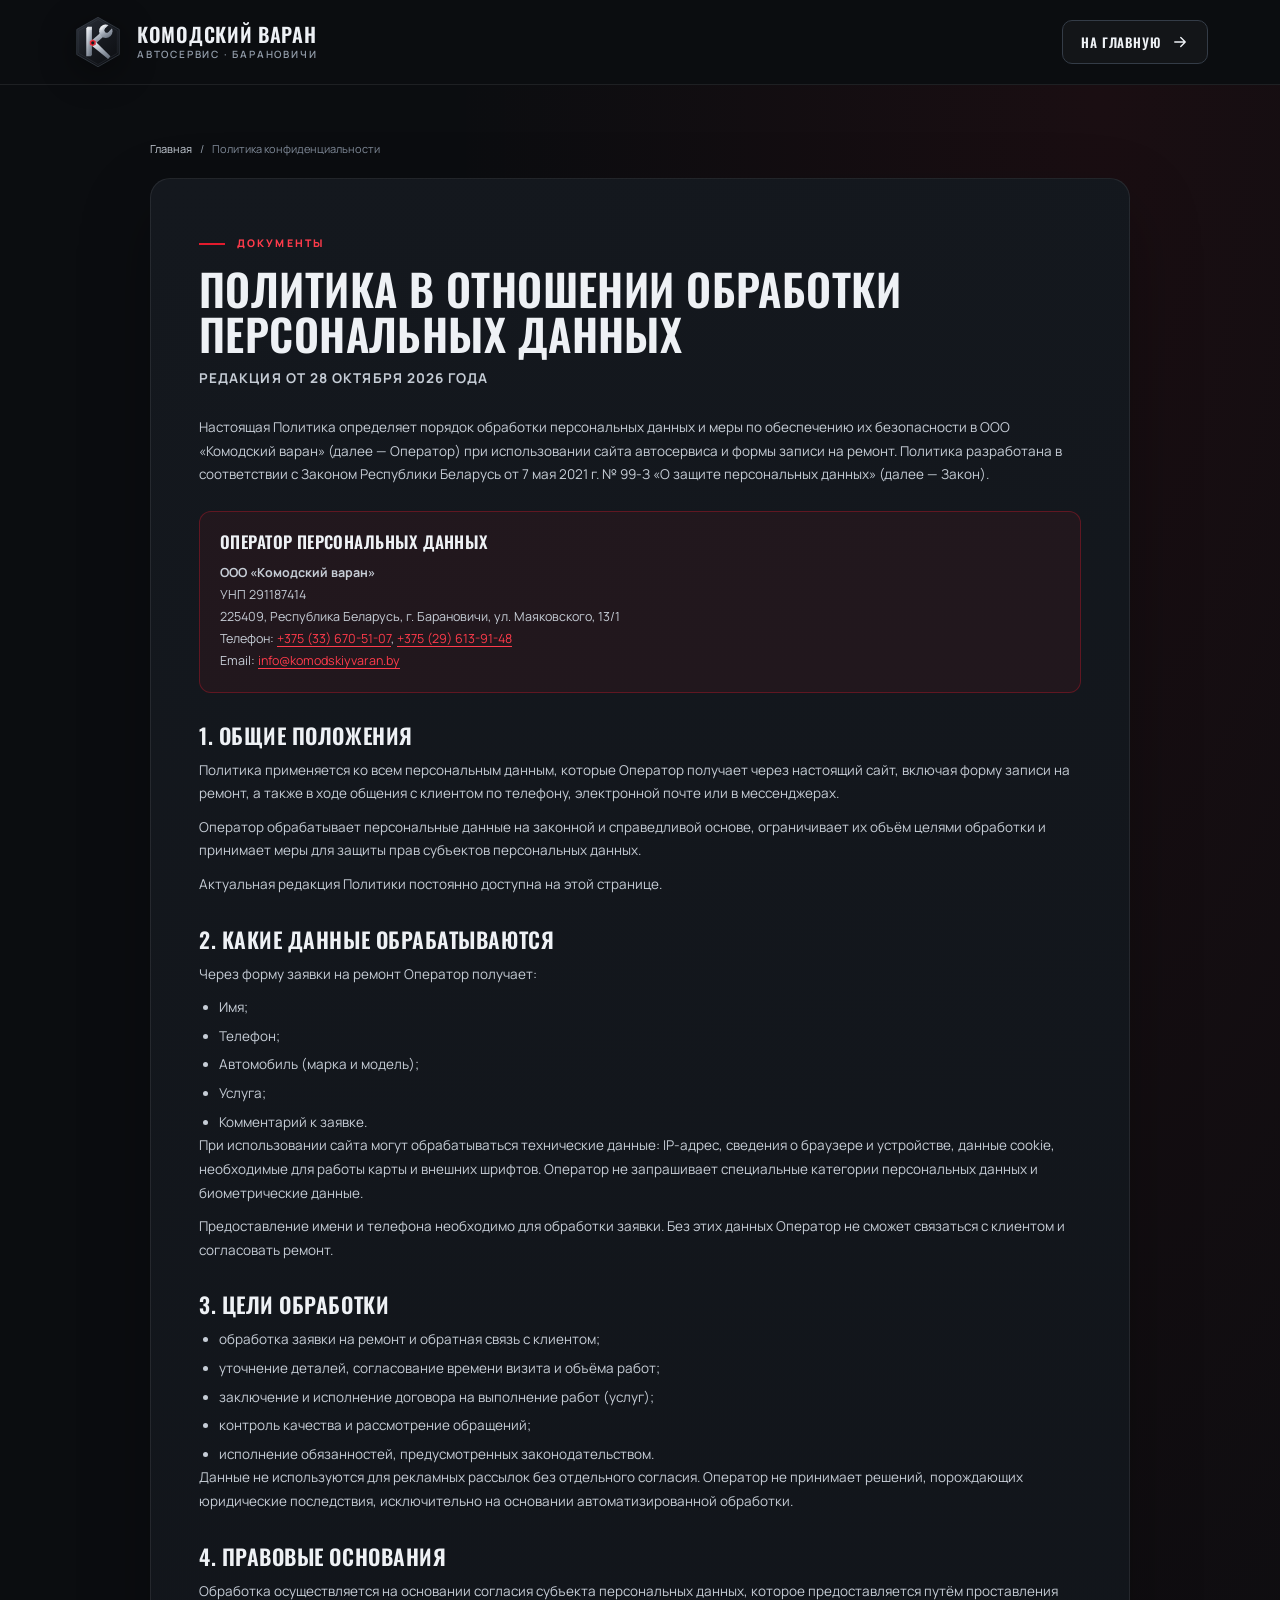
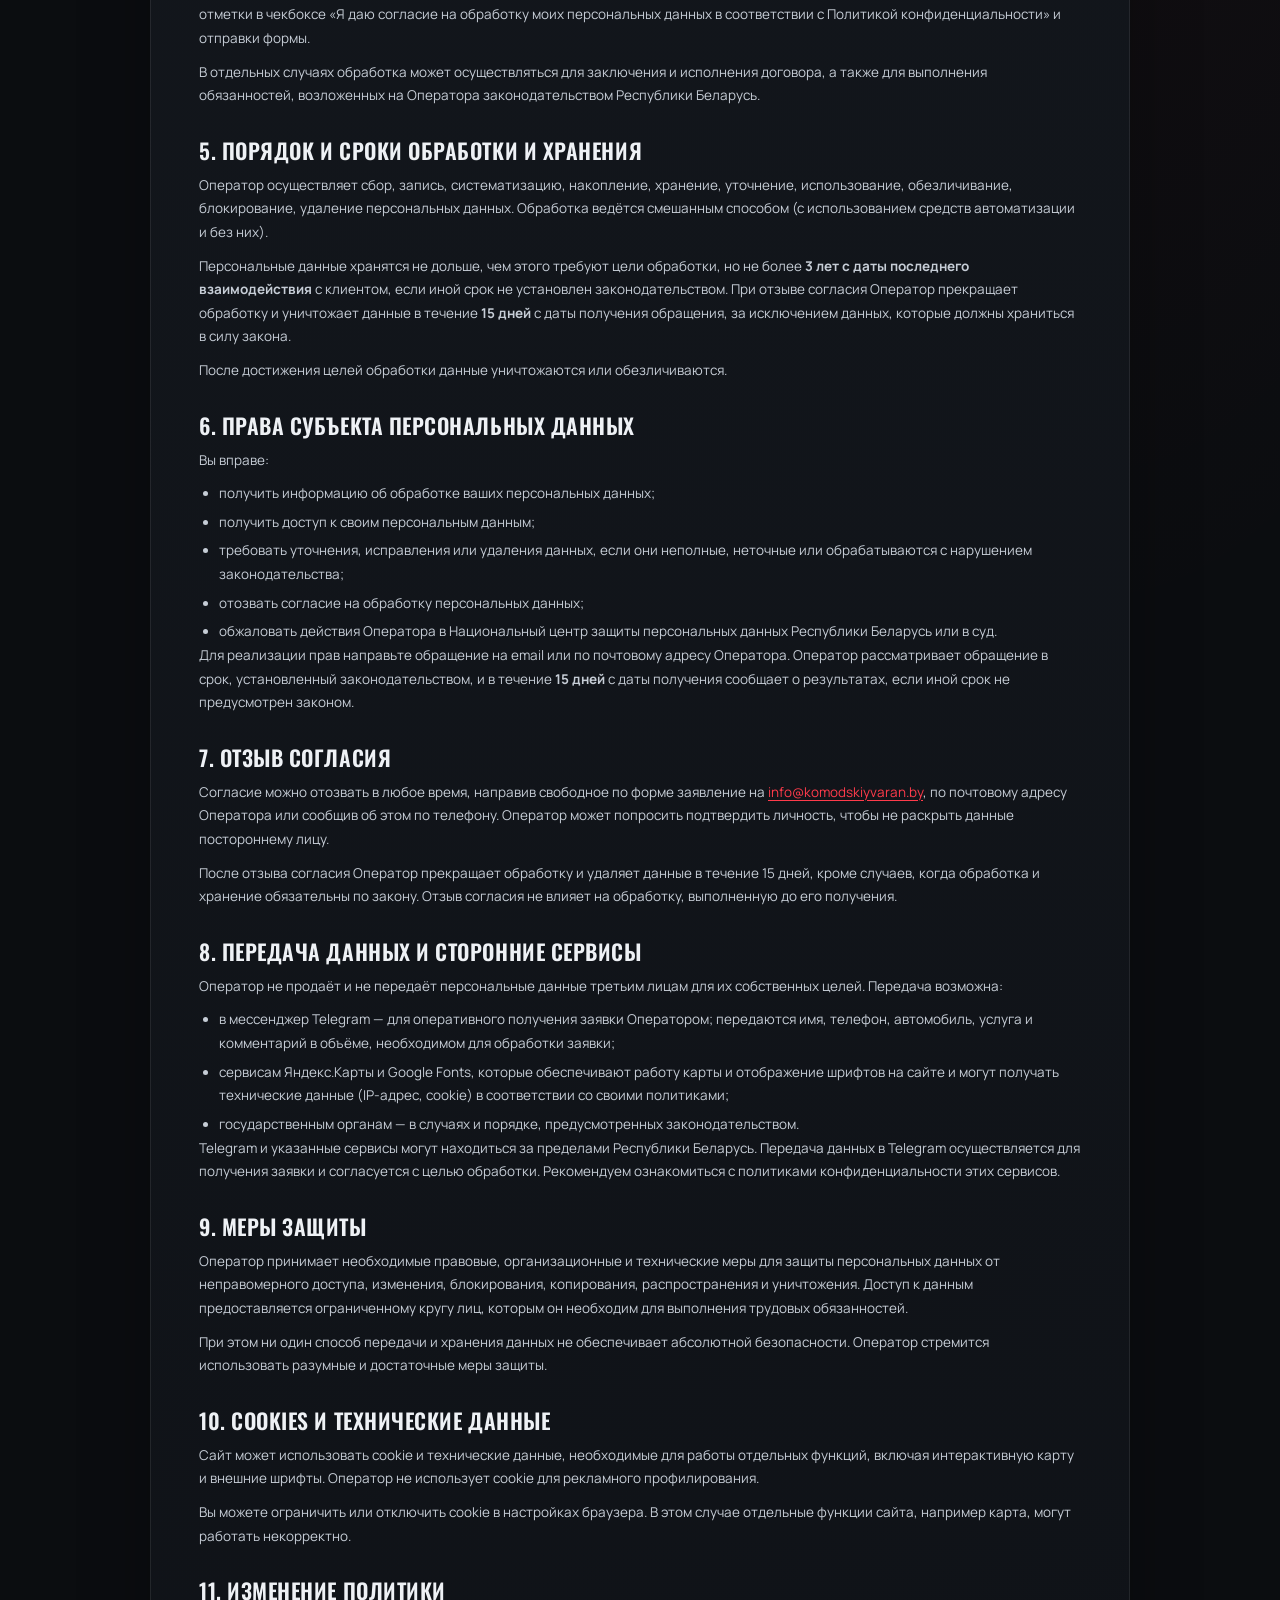
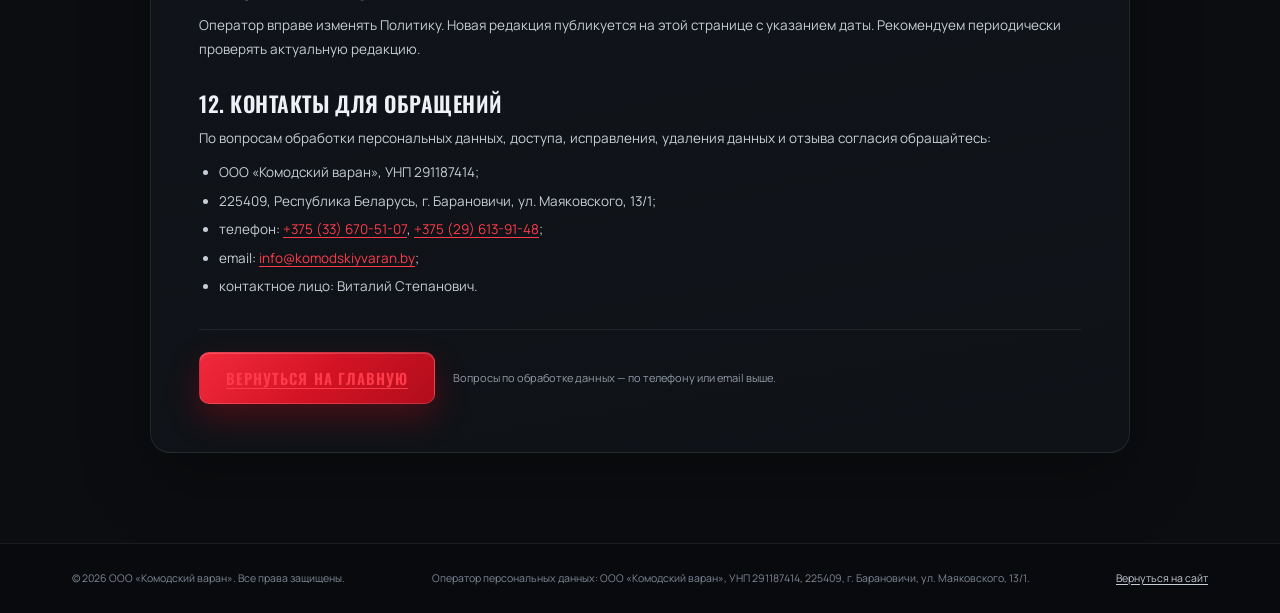
<file: privacy.html>
<!DOCTYPE html>
<html lang="ru">
<head>
  <meta charset="UTF-8">
  <meta name="viewport" content="width=device-width, initial-scale=1.0">
  <meta name="theme-color" content="#0b0d10">
  <title>Политика конфиденциальности — ООО «Комодский варан»</title>
  <meta name="description" content="Политика в отношении обработки персональных данных ООО «Комодский варан»: состав данных, цели, сроки хранения, права субъекта и контакты для обращений.">
  <link rel="icon" type="image/svg+xml" href="logo.svg">
  <link rel="preconnect" href="https://fonts.googleapis.com">
  <link rel="preconnect" href="https://fonts.gstatic.com" crossorigin>
  <link href="https://fonts.googleapis.com/css2?family=Manrope:wght@400;500;600;700;800&family=Oswald:wght@500;600;700&display=swap" rel="stylesheet">
  <link rel="stylesheet" href="style.css">
</head>
<body class="policy-body">
  <!-- SVG-спрайт иконок -->
  <svg class="svg-sprite" aria-hidden="true" focusable="false">
    <symbol id="i-arrow" viewBox="0 0 24 24"><path d="M5 12h14M13 6l6 6-6 6"/></symbol>
  </svg>

  <a class="skip-link" href="#policy-content">Перейти к содержимому</a>

  <header class="policy-header">
    <div class="container policy-header__inner">
      <a class="brand" href="index.html" aria-label="Комодский варан — на главную">
        <img class="brand__logo" src="logo.svg" alt="" width="52" height="52">
        <span class="brand__text">
          <span class="brand__name">Комодский варан</span>
          <span class="brand__sub">автосервис · Барановичи</span>
        </span>
      </a>
      <a class="btn btn--ghost btn--sm" href="index.html">
        На главную
        <svg class="icon" aria-hidden="true"><use href="#i-arrow"></use></svg>
      </a>
    </div>
  </header>

  <main class="policy-page" id="policy-content">
    <div class="container">
      <div class="policy-shell">
        <nav class="breadcrumbs" aria-label="Навигация по странице">
          <a href="index.html">Главная</a>
          <span aria-hidden="true">/</span>
          <span aria-current="page">Политика конфиденциальности</span>
        </nav>

        <article class="policy">
          <span class="eyebrow">Документы</span>
          <h1>Политика в отношении обработки персональных данных</h1>
          <p class="policy__meta">Редакция от 28 октября 2026 года</p>

          <p>Настоящая Политика определяет порядок обработки персональных данных и меры по обеспечению их безопасности в ООО «Комодский варан» (далее — Оператор) при использовании сайта автосервиса и формы записи на ремонт. Политика разработана в соответствии с Законом Республики Беларусь от 7 мая 2021 г. № 99-З «О защите персональных данных» (далее — Закон).</p>

          <div class="policy__operator">
            <h2>Оператор персональных данных</h2>
            <p>
              <strong>ООО «Комодский варан»</strong><br>
              УНП 291187414<br>
              225409, Республика Беларусь, г. Барановичи, ул. Маяковского, 13/1<br>
              Телефон: <a href="tel:+375336705107">+375 (33) 670-51-07</a>, <a href="tel:+375296139148">+375 (29) 613-91-48</a><br>
              Email: <a href="mailto:info@komodskiyvaran.by">info@komodskiyvaran.by</a>
            </p>
            <!-- TODO: замените info@komodskiyvaran.by на фактический email оператора -->
          </div>

          <section>
            <h2>1. Общие положения</h2>
            <p>Политика применяется ко всем персональным данным, которые Оператор получает через настоящий сайт, включая форму записи на ремонт, а также в ходе общения с клиентом по телефону, электронной почте или в мессенджерах.</p>
            <p>Оператор обрабатывает персональные данные на законной и справедливой основе, ограничивает их объём целями обработки и принимает меры для защиты прав субъектов персональных данных.</p>
            <p>Актуальная редакция Политики постоянно доступна на этой странице.</p>
          </section>

          <section>
            <h2>2. Какие данные обрабатываются</h2>
            <p>Через форму заявки на ремонт Оператор получает:</p>
            <ul>
              <li>Имя;</li>
              <li>Телефон;</li>
              <li>Автомобиль (марка и модель);</li>
              <li>Услуга;</li>
              <li>Комментарий к заявке.</li>
            </ul>
            <p>При использовании сайта могут обрабатываться технические данные: IP-адрес, сведения о браузере и устройстве, данные cookie, необходимые для работы карты и внешних шрифтов. Оператор не запрашивает специальные категории персональных данных и биометрические данные.</p>
            <p>Предоставление имени и телефона необходимо для обработки заявки. Без этих данных Оператор не сможет связаться с клиентом и согласовать ремонт.</p>
          </section>

          <section>
            <h2>3. Цели обработки</h2>
            <ul>
              <li>обработка заявки на ремонт и обратная связь с клиентом;</li>
              <li>уточнение деталей, согласование времени визита и объёма работ;</li>
              <li>заключение и исполнение договора на выполнение работ (услуг);</li>
              <li>контроль качества и рассмотрение обращений;</li>
              <li>исполнение обязанностей, предусмотренных законодательством.</li>
            </ul>
            <p>Данные не используются для рекламных рассылок без отдельного согласия. Оператор не принимает решений, порождающих юридические последствия, исключительно на основании автоматизированной обработки.</p>
          </section>

          <section>
            <h2>4. Правовые основания</h2>
            <p>Обработка осуществляется на основании согласия субъекта персональных данных, которое предоставляется путём проставления отметки в чекбоксе «Я даю согласие на обработку моих персональных данных в соответствии с Политикой конфиденциальности» и отправки формы.</p>
            <p>В отдельных случаях обработка может осуществляться для заключения и исполнения договора, а также для выполнения обязанностей, возложенных на Оператора законодательством Республики Беларусь.</p>
          </section>

          <section>
            <h2>5. Порядок и сроки обработки и хранения</h2>
            <p>Оператор осуществляет сбор, запись, систематизацию, накопление, хранение, уточнение, использование, обезличивание, блокирование, удаление персональных данных. Обработка ведётся смешанным способом (с использованием средств автоматизации и без них).</p>
            <p>Персональные данные хранятся не дольше, чем этого требуют цели обработки, но не более <strong>3 лет с даты последнего взаимодействия</strong> с клиентом, если иной срок не установлен законодательством. При отзыве согласия Оператор прекращает обработку и уничтожает данные в течение <strong>15 дней</strong> с даты получения обращения, за исключением данных, которые должны храниться в силу закона.</p>
            <p>После достижения целей обработки данные уничтожаются или обезличиваются.</p>
          </section>

          <section>
            <h2>6. Права субъекта персональных данных</h2>
            <p>Вы вправе:</p>
            <ul>
              <li>получить информацию об обработке ваших персональных данных;</li>
              <li>получить доступ к своим персональным данным;</li>
              <li>требовать уточнения, исправления или удаления данных, если они неполные, неточные или обрабатываются с нарушением законодательства;</li>
              <li>отозвать согласие на обработку персональных данных;</li>
              <li>обжаловать действия Оператора в Национальный центр защиты персональных данных Республики Беларусь или в суд.</li>
            </ul>
            <p>Для реализации прав направьте обращение на email или по почтовому адресу Оператора. Оператор рассматривает обращение в срок, установленный законодательством, и в течение <strong>15 дней</strong> с даты получения сообщает о результатах, если иной срок не предусмотрен законом.</p>
          </section>

          <section>
            <h2>7. Отзыв согласия</h2>
            <p>Согласие можно отозвать в любое время, направив свободное по форме заявление на <a href="mailto:info@komodskiyvaran.by">info@komodskiyvaran.by</a>, по почтовому адресу Оператора или сообщив об этом по телефону. Оператор может попросить подтвердить личность, чтобы не раскрыть данные постороннему лицу.</p>
            <p>После отзыва согласия Оператор прекращает обработку и удаляет данные в течение 15 дней, кроме случаев, когда обработка и хранение обязательны по закону. Отзыв согласия не влияет на обработку, выполненную до его получения.</p>
          </section>

          <section>
            <h2>8. Передача данных и сторонние сервисы</h2>
            <p>Оператор не продаёт и не передаёт персональные данные третьим лицам для их собственных целей. Передача возможна:</p>
            <ul>
              <li>в мессенджер Telegram — для оперативного получения заявки Оператором; передаются имя, телефон, автомобиль, услуга и комментарий в объёме, необходимом для обработки заявки;</li>
              <li>сервисам Яндекс.Карты и Google Fonts, которые обеспечивают работу карты и отображение шрифтов на сайте и могут получать технические данные (IP-адрес, cookie) в соответствии со своими политиками;</li>
              <li>государственным органам — в случаях и порядке, предусмотренных законодательством.</li>
            </ul>
            <p>Telegram и указанные сервисы могут находиться за пределами Республики Беларусь. Передача данных в Telegram осуществляется для получения заявки и согласуется с целью обработки. Рекомендуем ознакомиться с политиками конфиденциальности этих сервисов.</p>
          </section>

          <section>
            <h2>9. Меры защиты</h2>
            <p>Оператор принимает необходимые правовые, организационные и технические меры для защиты персональных данных от неправомерного доступа, изменения, блокирования, копирования, распространения и уничтожения. Доступ к данным предоставляется ограниченному кругу лиц, которым он необходим для выполнения трудовых обязанностей.</p>
            <p>При этом ни один способ передачи и хранения данных не обеспечивает абсолютной безопасности. Оператор стремится использовать разумные и достаточные меры защиты.</p>
          </section>

          <section>
            <h2>10. Cookies и технические данные</h2>
            <p>Сайт может использовать cookie и технические данные, необходимые для работы отдельных функций, включая интерактивную карту и внешние шрифты. Оператор не использует cookie для рекламного профилирования.</p>
            <p>Вы можете ограничить или отключить cookie в настройках браузера. В этом случае отдельные функции сайта, например карта, могут работать некорректно.</p>
          </section>

          <section>
            <h2>11. Изменение Политики</h2>
            <p>Оператор вправе изменять Политику. Новая редакция публикуется на этой странице с указанием даты. Рекомендуем периодически проверять актуальную редакцию.</p>
          </section>

          <section>
            <h2>12. Контакты для обращений</h2>
            <p>По вопросам обработки персональных данных, доступа, исправления, удаления данных и отзыва согласия обращайтесь:</p>
            <ul>
              <li>ООО «Комодский варан», УНП 291187414;</li>
              <li>225409, Республика Беларусь, г. Барановичи, ул. Маяковского, 13/1;</li>
              <li>телефон: <a href="tel:+375336705107">+375 (33) 670-51-07</a>, <a href="tel:+375296139148">+375 (29) 613-91-48</a>;</li>
              <li>email: <a href="mailto:info@komodskiyvaran.by">info@komodskiyvaran.by</a>;</li>
              <li>контактное лицо: Виталий Степанович.</li>
            </ul>
          </section>

          <div class="policy__cta">
            <a class="btn btn--primary" href="index.html">Вернуться на главную</a>
            <span>Вопросы по обработке данных — по телефону или email выше.</span>
          </div>
        </article>
      </div>
    </div>
  </main>

  <footer class="policy-footer">
    <div class="container policy-footer__inner">
      <p>© 2026 ООО «Комодский варан». Все права защищены.</p>
      <p>Оператор персональных данных: ООО «Комодский варан», УНП 291187414, 225409, г. Барановичи, ул. Маяковского, 13/1.</p>
      <a href="index.html">Вернуться на сайт</a>
    </div>
  </footer>

</body>
</html>
</file>
<file: style.css>
/* =========================================================
   Комодский варан — автосервис в Барановичах
   Стили лендинга: тёмная металлическая тема + красный акцент
   ========================================================= */

:root {
  --bg: #0b0d10;
  --bg-soft: #0e1116;
  --bg-deep: #080a0d;
  --surface: #14181e;
  --surface-2: #191e26;
  --line: #2a303a;
  --line-soft: rgba(255, 255, 255, 0.08);
  --text: #eef1f5;
  --text-soft: #c6cdd6;
  --muted: #929ca9;
  --muted-dark: #7f8997;
  --red: #e21b2d;
  --red-bright: #ff3b4b;
  --red-dark: #a90f1d;
  --gold: #f0b429;
  --radius: 18px;
  --radius-sm: 12px;
  --container: 1200px;
  --header-h: 84px;
  --font-display: "Oswald", "Arial Narrow", "Roboto Condensed", sans-serif;
  --font-body: "Manrope", "Segoe UI", system-ui, -apple-system, sans-serif;
  --shadow-card: 0 24px 60px rgba(0, 0, 0, 0.38);
}

*,
*::before,
*::after {
  box-sizing: border-box;
}

html {
  scroll-behavior: smooth;
  scroll-padding-top: calc(var(--header-h) + 20px);
}

body {
  margin: 0;
  background: var(--bg);
  color: var(--text);
  font-family: var(--font-body);
  font-size: 16px;
  line-height: 1.6;
  -webkit-font-smoothing: antialiased;
  text-rendering: optimizeLegibility;
  overflow-x: hidden;
}

body.nav-open {
  overflow: hidden;
}

h1,
h2,
h3,
p,
ul,
figure {
  margin: 0;
}

ul {
  padding: 0;
  list-style: none;
}

a {
  color: inherit;
  text-decoration: none;
}

img {
  display: block;
  max-width: 100%;
}

button,
input,
select,
textarea {
  font: inherit;
}

button {
  cursor: pointer;
}

::selection {
  background: var(--red);
  color: #fff;
}

:focus-visible {
  outline: 2px solid var(--red-bright);
  outline-offset: 3px;
}

.svg-sprite {
  position: absolute;
  width: 0;
  height: 0;
  overflow: hidden;
}

.icon {
  display: block;
  width: 20px;
  height: 20px;
  fill: none;
  stroke: currentColor;
  stroke-width: 1.8;
  stroke-linecap: round;
  stroke-linejoin: round;
  flex-shrink: 0;
}

.container {
  width: 100%;
  max-width: var(--container);
  margin-inline: auto;
  padding-inline: clamp(16px, 4vw, 32px);
}

.skip-link {
  position: fixed;
  top: 10px;
  left: 10px;
  z-index: 2000;
  padding: 12px 18px;
  border-radius: 8px;
  background: var(--red);
  color: #fff;
  font-weight: 700;
  transform: translateY(-160%);
  transition: transform 0.2s ease;
}

.skip-link:focus {
  transform: translateY(0);
}

/* ---------- Кнопки ---------- */

.btn {
  position: relative;
  display: inline-flex;
  align-items: center;
  justify-content: center;
  gap: 10px;
  min-height: 52px;
  padding: 0 26px;
  border: 1px solid transparent;
  border-radius: 10px;
  font-family: var(--font-display);
  font-size: 15px;
  font-weight: 600;
  letter-spacing: 0.07em;
  line-height: 1;
  text-transform: uppercase;
  white-space: nowrap;
  transition: transform 0.2s ease, background-color 0.2s ease, border-color 0.2s ease, box-shadow 0.2s ease, color 0.2s ease;
}

.btn .icon {
  width: 18px;
  height: 18px;
  transition: transform 0.2s ease;
}

.btn:hover .icon {
  transform: translateX(3px);
}

.btn--primary {
  background: linear-gradient(135deg, #f12a3c 0%, #d31325 52%, #b00d1b 100%);
  border-color: rgba(255, 255, 255, 0.14);
  color: #fff;
  box-shadow: 0 14px 32px rgba(190, 10, 26, 0.32), inset 0 1px 0 rgba(255, 255, 255, 0.18);
}

.btn--primary:hover {
  background: linear-gradient(135deg, #ff3d4e 0%, #e21729 52%, #bd0f1f 100%);
  transform: translateY(-2px);
  box-shadow: 0 18px 40px rgba(226, 27, 45, 0.4), inset 0 1px 0 rgba(255, 255, 255, 0.2);
}

.btn--ghost {
  background: rgba(255, 255, 255, 0.03);
  border-color: #343c47;
  color: var(--text);
}

.btn--ghost:hover {
  background: rgba(226, 27, 45, 0.09);
  border-color: rgba(255, 59, 75, 0.65);
  color: #fff;
  transform: translateY(-2px);
}

.btn--sm {
  min-height: 44px;
  padding: 0 18px;
  font-size: 13px;
}

.btn--pulse {
  animation: cta-pulse 2.7s ease-out infinite;
}

.btn--pulse:hover {
  animation-play-state: paused;
}

@keyframes cta-pulse {
  0% {
    box-shadow: 0 14px 32px rgba(190, 10, 26, 0.32), 0 0 0 0 rgba(255, 59, 75, 0.55);
  }
  62% {
    box-shadow: 0 14px 32px rgba(190, 10, 26, 0.32), 0 0 0 17px rgba(255, 59, 75, 0);
  }
  100% {
    box-shadow: 0 14px 32px rgba(190, 10, 26, 0.32), 0 0 0 0 rgba(255, 59, 75, 0);
  }
}

/* ---------- Шапка ---------- */

.site-header {
  position: sticky;
  top: 0;
  z-index: 100;
  min-height: var(--header-h);
  background: rgba(11, 13, 16, 0.76);
  border-bottom: 1px solid var(--line-soft);
  backdrop-filter: blur(18px);
  -webkit-backdrop-filter: blur(18px);
  transition: background-color 0.25s ease, box-shadow 0.25s ease;
}

.site-header.is-scrolled {
  background: rgba(9, 11, 14, 0.94);
  box-shadow: 0 14px 40px rgba(0, 0, 0, 0.38);
}

.header__inner {
  display: flex;
  align-items: center;
  gap: 28px;
  min-height: var(--header-h);
}

.brand {
  display: inline-flex;
  align-items: center;
  gap: 13px;
  flex-shrink: 0;
}

.brand__logo {
  width: 52px;
  height: 52px;
  filter: drop-shadow(0 8px 18px rgba(0, 0, 0, 0.45));
}

.brand__text {
  display: flex;
  flex-direction: column;
  gap: 3px;
}

.brand__name {
  font-family: var(--font-display);
  font-size: 20px;
  font-weight: 600;
  letter-spacing: 0.035em;
  line-height: 1.05;
  text-transform: uppercase;
}

.brand__sub {
  color: var(--muted);
  font-size: 10px;
  font-weight: 600;
  letter-spacing: 0.18em;
  line-height: 1.2;
  text-transform: uppercase;
}

.nav {
  display: flex;
  align-items: center;
  gap: 27px;
  margin-left: auto;
}

.nav__link {
  position: relative;
  padding: 8px 0;
  color: var(--text-soft);
  font-size: 13px;
  font-weight: 600;
  letter-spacing: 0.055em;
  text-transform: uppercase;
  transition: color 0.2s ease;
}

.nav__link::after {
  content: "";
  position: absolute;
  right: 0;
  bottom: 0;
  left: 0;
  height: 2px;
  background: var(--red);
  transform: scaleX(0);
  transform-origin: left;
  transition: transform 0.22s ease;
}

.nav__link:hover,
.nav__link.is-active {
  color: #fff;
}

.nav__link:hover::after,
.nav__link.is-active::after {
  transform: scaleX(1);
}

.nav__mobile-extra {
  display: none;
}

.header__actions {
  display: flex;
  align-items: center;
  gap: 18px;
  flex-shrink: 0;
}

.header__phone {
  display: flex;
  flex-direction: column;
  align-items: flex-end;
  gap: 2px;
  line-height: 1.2;
}

.header__phone-label {
  color: var(--muted);
  font-size: 10px;
  font-weight: 600;
  letter-spacing: 0.07em;
  text-transform: uppercase;
}

.header__phone-number {
  font-family: var(--font-display);
  font-size: 21px;
  font-weight: 600;
  letter-spacing: 0.035em;
  color: #fff;
  transition: color 0.2s ease;
}

.header__phone:hover .header__phone-number {
  color: var(--red-bright);
}

.header__phone-icon {
  display: none;
}

.burger {
  display: none;
  align-items: center;
  justify-content: center;
  width: 44px;
  height: 44px;
  padding: 0;
  border: 1px solid var(--line);
  border-radius: 10px;
  background: rgba(255, 255, 255, 0.03);
  color: #fff;
}

.burger span {
  position: absolute;
  top: 50%;
  left: 50%;
  width: 20px;
  height: 2px;
  margin: -1px 0 0 -10px;
  border-radius: 2px;
  background: currentColor;
  transition: transform 0.25s ease, opacity 0.2s ease;
}

.burger span:nth-child(1) {
  transform: translateY(-6px);
}

.burger span:nth-child(3) {
  transform: translateY(6px);
}

.site-header.is-open .burger span:nth-child(1) {
  transform: rotate(45deg);
}

.site-header.is-open .burger span:nth-child(2) {
  opacity: 0;
}

.site-header.is-open .burger span:nth-child(3) {
  transform: rotate(-45deg);
}

/* ---------- Первый экран ---------- */

.hero {
  position: relative;
  display: flex;
  align-items: center;
  min-height: clamp(680px, calc(100svh - var(--header-h)), 900px);
  padding: 64px 0 74px;
  overflow: hidden;
  border-bottom: 1px solid var(--line-soft);
  background-color: var(--bg);
  background-image: linear-gradient(rgba(0, 0, 0, 0.75), rgba(0, 0, 0, 0.75)), url("1.jpg");
  background-position: center;
  background-size: cover;
  background-repeat: no-repeat;
}

.hero__grid,
.hero__glow {
  position: absolute;
  inset: 0;
  pointer-events: none;
}

.hero__grid {
  background-image:
    linear-gradient(rgba(255, 255, 255, 0.045) 1px, transparent 1px),
    linear-gradient(90deg, rgba(255, 255, 255, 0.045) 1px, transparent 1px);
  background-size: 72px 72px;
  opacity: 0.48;
  -webkit-mask-image: linear-gradient(90deg, #000 0%, rgba(0, 0, 0, 0.35) 52%, transparent 78%);
  mask-image: linear-gradient(90deg, #000 0%, rgba(0, 0, 0, 0.35) 52%, transparent 78%);
}

.hero__glow {
  background:
    radial-gradient(ellipse at 76% 30%, rgba(226, 27, 45, 0.26), transparent 56%),
    radial-gradient(ellipse at 12% 84%, rgba(226, 27, 45, 0.09), transparent 48%);
}

.hero__inner {
  position: relative;
  z-index: 2;
  display: grid;
  grid-template-columns: minmax(0, 1.15fr) minmax(340px, 0.68fr);
  gap: clamp(36px, 5vw, 68px);
  align-items: center;
}

.hero__content {
  max-width: 720px;
}

.badge {
  display: inline-flex;
  align-items: center;
  gap: 10px;
  padding: 9px 14px;
  border: 1px solid rgba(226, 27, 45, 0.36);
  border-radius: 999px;
  background: rgba(226, 27, 45, 0.1);
  color: #ffd7db;
  font-size: 11px;
  font-weight: 700;
  letter-spacing: 0.12em;
  line-height: 1;
  text-transform: uppercase;
}

.badge__dot {
  width: 7px;
  height: 7px;
  border-radius: 50%;
  background: var(--red-bright);
  box-shadow: 0 0 0 4px rgba(255, 59, 75, 0.14);
  animation: live-dot 2.4s ease-out infinite;
}

.badge__divider {
  width: 1px;
  height: 11px;
  background: rgba(255, 255, 255, 0.22);
}

@keyframes live-dot {
  0% {
    box-shadow: 0 0 0 0 rgba(255, 59, 75, 0.4);
  }
  70% {
    box-shadow: 0 0 0 8px rgba(255, 59, 75, 0);
  }
  100% {
    box-shadow: 0 0 0 0 rgba(255, 59, 75, 0);
  }
}

.hero h1 {
  margin: 24px 0 20px;
  font-family: var(--font-display);
  font-size: clamp(2.6rem, 6.3vw, 4.4rem);
  font-weight: 600;
  letter-spacing: 0.005em;
  line-height: 0.95;
  text-transform: uppercase;
}

.hero h1 .accent {
  color: var(--red-bright);
  white-space: nowrap;
  text-shadow: 0 0 38px rgba(226, 27, 45, 0.32);
}

.hero__lead {
  max-width: 600px;
  color: var(--text-soft);
  font-size: clamp(0.95rem, 1.2vw, 1.05rem);
  line-height: 1.7;
}

.hero__actions {
  display: flex;
  flex-wrap: wrap;
  gap: 12px;
  margin-top: 32px;
}

.hero__trust {
  display: flex;
  flex-wrap: wrap;
  gap: 10px 22px;
  margin-top: 28px;
}

.hero__trust li {
  display: flex;
  align-items: center;
  gap: 8px;
  color: var(--muted);
  font-size: 12.5px;
  font-weight: 600;
  letter-spacing: 0.02em;
}

.hero__trust .icon {
  width: 15px;
  height: 15px;
  color: var(--red-bright);
  stroke-width: 2.4;
}

.hero__stats {
  display: grid;
  grid-template-columns: repeat(4, minmax(0, 1fr));
  gap: 16px;
  margin-top: 42px;
  padding-top: 26px;
  border-top: 1px solid var(--line-soft);
}

.stat {
  display: flex;
  flex-direction: column;
  gap: 5px;
}

.stat__value {
  font-family: var(--font-display);
  font-size: clamp(1.7rem, 2.5vw, 2.25rem);
  font-weight: 600;
  line-height: 1;
  letter-spacing: 0.02em;
}

.stat__label {
  color: var(--muted);
  font-size: 10.5px;
  font-weight: 600;
  letter-spacing: 0.1em;
  line-height: 1.3;
  text-transform: uppercase;
}

/* Правая карточка доверия */

.hero__panel {
  position: relative;
  justify-self: end;
  width: 100%;
  max-width: 400px;
}

.hero__panel::before {
  content: "";
  position: absolute;
  inset: -28px;
  background: radial-gradient(circle at 60% 35%, rgba(226, 27, 45, 0.22), transparent 68%);
  filter: blur(18px);
  pointer-events: none;
}

.hero__card {
  position: relative;
  padding: 26px;
  overflow: hidden;
  border: 1px solid rgba(255, 255, 255, 0.11);
  border-radius: 20px;
  background: linear-gradient(158deg, rgba(28, 33, 42, 0.94) 0%, rgba(16, 19, 25, 0.97) 62%, rgba(12, 14, 18, 0.98) 100%);
  box-shadow: 0 34px 80px rgba(0, 0, 0, 0.52);
  backdrop-filter: blur(14px);
  -webkit-backdrop-filter: blur(14px);
}

.hero__card::before {
  content: "";
  position: absolute;
  top: 0;
  right: 0;
  left: 0;
  height: 3px;
  background: linear-gradient(90deg, var(--red) 0%, var(--red-bright) 34%, transparent 82%);
}

.hero__card-head {
  position: relative;
  z-index: 1;
  display: flex;
  align-items: center;
  justify-content: space-between;
  gap: 12px;
}

.hero__card-kicker {
  color: var(--muted);
  font-size: 10px;
  font-weight: 700;
  letter-spacing: 0.16em;
  text-transform: uppercase;
}

.hero__source {
  display: inline-flex;
  align-items: center;
  gap: 6px;
  color: var(--text-soft);
  font-size: 11px;
  font-weight: 600;
}

.ya-mark {
  display: inline-grid;
  place-items: center;
  width: 20px;
  height: 20px;
  border-radius: 6px;
  background: var(--red);
  color: #fff;
  font-family: var(--font-body);
  font-size: 12px;
  font-weight: 800;
  line-height: 1;
}

.hero__rating {
  position: relative;
  z-index: 1;
  display: flex;
  align-items: center;
  gap: 18px;
  margin-top: 18px;
}

.hero__rating-value {
  font-family: var(--font-display);
  font-size: 64px;
  font-weight: 600;
  line-height: 0.9;
  letter-spacing: -0.01em;
}

.hero__rating-info {
  display: flex;
  flex-direction: column;
  gap: 7px;
}

.hero__rating-meta {
  color: var(--muted);
  font-size: 11px;
  font-weight: 600;
  letter-spacing: 0.03em;
}

.stars {
  display: flex;
  align-items: center;
  gap: 2px;
  color: var(--gold);
}

.stars svg {
  width: 15px;
  height: 15px;
  fill: currentColor;
  stroke: none;
  flex-shrink: 0;
}

.stars svg.is-empty {
  color: #3a414c;
}

.stars--partial {
  position: relative;
  display: block;
  width: max-content;
  color: #3a414c;
}

.stars--partial .stars__row {
  display: flex;
  gap: 2px;
}

.stars--partial .stars__row svg {
  width: 16px;
  height: 16px;
}

.stars--partial .stars__row--fill {
  position: absolute;
  top: 0;
  left: 0;
  width: var(--fill, 88%);
  overflow: hidden;
  color: var(--gold);
  white-space: nowrap;
}

.hero__card-divider {
  height: 1px;
  margin: 22px 0 20px;
  background: linear-gradient(90deg, var(--line), transparent);
}

.hero__list {
  display: flex;
  flex-direction: column;
  gap: 13px;
}

.hero__list li {
  display: flex;
  align-items: flex-start;
  gap: 10px;
  color: var(--text-soft);
  font-size: 12.5px;
  line-height: 1.45;
}

.hero__list .icon {
  width: 17px;
  height: 17px;
  margin-top: 1px;
  color: var(--red-bright);
}

.hero__person {
  display: flex;
  align-items: center;
  gap: 12px;
  margin-top: 22px;
  padding: 13px;
  border: 1px solid var(--line-soft);
  border-radius: 13px;
  background: rgba(255, 255, 255, 0.035);
}

.avatar {
  display: inline-grid;
  place-items: center;
  width: 44px;
  height: 44px;
  flex-shrink: 0;
  border: 1px solid rgba(255, 255, 255, 0.12);
  border-radius: 50%;
  background: linear-gradient(135deg, #3a424e, #20252d);
  color: #fff;
  font-size: 13px;
  font-weight: 700;
  letter-spacing: 0.03em;
}

.avatar--red {
  background: linear-gradient(135deg, #f12a3c, #a30c1a);
  border-color: rgba(255, 255, 255, 0.2);
}

.hero__person-text {
  display: flex;
  flex-direction: column;
  gap: 2px;
  min-width: 0;
}

.hero__person-text strong {
  font-size: 13px;
  font-weight: 700;
}

.hero__person-text span {
  color: var(--muted);
  font-size: 11px;
}

/* ---------- Бегущая строка ---------- */

.ticker {
  position: relative;
  overflow: hidden;
  border-block: 1px solid rgba(255, 255, 255, 0.12);
  background: linear-gradient(90deg, #ab0f1d 0%, #d41628 50%, #ab0f1d 100%);
}

.ticker__track {
  display: flex;
  width: max-content;
  animation: marquee 36s linear infinite;
}

.ticker:hover .ticker__track {
  animation-play-state: paused;
}

.ticker__group {
  display: flex;
  align-items: center;
  gap: 30px;
  padding: 14px 0;
  padding-right: 30px;
}

.ticker__group span {
  color: #fff;
  font-family: var(--font-display);
  font-size: 13px;
  font-weight: 500;
  letter-spacing: 0.14em;
  line-height: 1;
  text-transform: uppercase;
  white-space: nowrap;
}

.ticker__group i {
  color: rgba(255, 255, 255, 0.45);
  font-size: 8px;
  font-style: normal;
}

@keyframes marquee {
  from {
    transform: translateX(0);
  }
  to {
    transform: translateX(-50%);
  }
}

/* ---------- Общие секции ---------- */

.section {
  position: relative;
  padding: clamp(64px, 9vw, 108px) 0;
}

.section--why {
  background: var(--bg-soft);
  border-bottom: 1px solid var(--line-soft);
}

.section--transport {
  background:
    radial-gradient(ellipse at 15% 0%, rgba(226, 27, 45, 0.07), transparent 40%),
    var(--bg);
  border-bottom: 1px solid var(--line-soft);
}

.section--services {
  background:
    radial-gradient(ellipse at 88% 0%, rgba(226, 27, 45, 0.08), transparent 42%),
    var(--bg);
}

.section--reviews {
  background:
    radial-gradient(ellipse at 8% 100%, rgba(226, 27, 45, 0.07), transparent 42%),
    var(--bg-soft);
  border-block: 1px solid var(--line-soft);
}

.section--contacts {
  background:
    radial-gradient(ellipse at 90% 90%, rgba(226, 27, 45, 0.07), transparent 44%),
    var(--bg);
}

.section-head {
  display: flex;
  align-items: flex-end;
  justify-content: space-between;
  gap: 32px;
  margin-bottom: clamp(32px, 4.4vw, 50px);
}

.section-head__main {
  max-width: 700px;
}

.eyebrow {
  display: inline-flex;
  align-items: center;
  gap: 12px;
  color: var(--red-bright);
  font-size: 10.5px;
  font-weight: 800;
  letter-spacing: 0.2em;
  line-height: 1.2;
  text-transform: uppercase;
}

.eyebrow::before {
  content: "";
  width: 26px;
  height: 2px;
  background: var(--red);
}

.section-head h2 {
  margin-top: 14px;
  font-family: var(--font-display);
  font-size: clamp(2rem, 4vw, 3.15rem);
  font-weight: 600;
  letter-spacing: 0.01em;
  line-height: 1.02;
  text-transform: uppercase;
}

.section-head p {
  max-width: 620px;
  margin-top: 14px;
  color: var(--muted);
  font-size: clamp(0.92rem, 1.15vw, 1.02rem);
  line-height: 1.68;
}

.section-link {
  display: inline-flex;
  align-items: center;
  gap: 9px;
  padding-bottom: 4px;
  border-bottom: 1px solid rgba(255, 255, 255, 0.22);
  color: var(--text);
  font-size: 12px;
  font-weight: 700;
  letter-spacing: 0.12em;
  line-height: 1.4;
  text-transform: uppercase;
  transition: color 0.2s ease, border-color 0.2s ease;
}

.section-link .icon {
  width: 16px;
  height: 16px;
  color: var(--red-bright);
  transition: transform 0.2s ease;
}

.section-link:hover {
  color: var(--red-bright);
  border-color: var(--red);
}

.section-link:hover .icon {
  transform: translateX(4px);
}

/* ---------- Почему мы ---------- */

.section--why .section-head {
  align-items: flex-start;
}

.why-photo {
  position: relative;
  flex: 0 0 380px;
  align-self: stretch;
  min-height: 280px;
  margin: 0;
  overflow: hidden;
  border: 1px solid var(--line-soft);
  border-radius: 8px;
  background: var(--surface);
  box-shadow: 0 18px 40px rgba(0, 0, 0, 0.28);
}

.why-photo img {
  display: block;
  width: 100%;
  height: 100%;
  max-width: 100%;
  object-fit: cover;
  object-position: center;
}

.why-photo::after {
  content: "";
  position: absolute;
  inset: 42% 0 0;
  background: linear-gradient(180deg, transparent 0%, rgba(8, 10, 13, 0.92) 100%);
  pointer-events: none;
}

.why-photo figcaption {
  position: absolute;
  right: 18px;
  bottom: 16px;
  left: 18px;
  z-index: 1;
  color: #fff;
  font-size: 12px;
  line-height: 1.45;
}

.why-photo figcaption span {
  display: block;
  margin-bottom: 4px;
  color: var(--red-bright);
  font-size: 9px;
  font-weight: 800;
  letter-spacing: 0.14em;
  text-transform: uppercase;
}

.why-grid {
  display: grid;
  grid-template-columns: repeat(4, minmax(0, 1fr));
  gap: 16px;
}

.why-card {
  position: relative;
  display: flex;
  flex-direction: column;
  min-height: 256px;
  padding: 26px 24px 24px;
  overflow: hidden;
  border: 1px solid var(--line-soft);
  border-radius: var(--radius);
  background: linear-gradient(180deg, var(--surface) 0%, #101318 100%);
  transition: transform 0.25s ease, border-color 0.25s ease, box-shadow 0.25s ease;
}

.why-card::before {
  content: "";
  position: absolute;
  inset: 0 0 auto 0;
  height: 2px;
  background: linear-gradient(90deg, var(--red), transparent 78%);
  opacity: 0;
  transition: opacity 0.25s ease;
}

.why-card:hover {
  transform: translateY(-5px);
  border-color: rgba(226, 27, 45, 0.42);
  box-shadow: var(--shadow-card);
}

.why-card:hover::before {
  opacity: 1;
}

.why-card__num {
  position: absolute;
  top: 24px;
  right: 22px;
  color: #49525f;
  font-family: var(--font-display);
  font-size: 13px;
  letter-spacing: 0.1em;
}

.why-card__icon {
  display: grid;
  place-items: center;
  width: 48px;
  height: 48px;
  margin-bottom: 24px;
  border: 1px solid rgba(226, 27, 45, 0.28);
  border-radius: 12px;
  background: rgba(226, 27, 45, 0.1);
  color: var(--red-bright);
}

.why-card__icon .icon {
  width: 23px;
  height: 23px;
}

.why-card h3 {
  font-family: var(--font-display);
  font-size: 1.2rem;
  font-weight: 600;
  letter-spacing: 0.035em;
  line-height: 1.15;
  text-transform: uppercase;
}

.why-card p {
  margin-top: 10px;
  color: var(--muted);
  font-size: 0.87rem;
  line-height: 1.62;
}

/* ---------- Транспорт ---------- */

.transport-grid {
  display: grid;
  grid-template-columns: repeat(3, minmax(0, 1fr));
  gap: 16px;
}

.transport-card {
  position: relative;
  display: flex;
  flex-direction: column;
  min-height: 252px;
  padding: 27px 25px 24px;
  overflow: hidden;
  border: 1px solid var(--line-soft);
  border-radius: var(--radius);
  background: linear-gradient(165deg, var(--surface) 0%, #0f1217 100%);
  transition: transform 0.25s ease, border-color 0.25s ease, box-shadow 0.25s ease;
}

.transport-card::before {
  content: "";
  position: absolute;
  inset: 0 0 auto 0;
  height: 2px;
  background: linear-gradient(90deg, var(--red), transparent 78%);
  opacity: 0;
  transition: opacity 0.25s ease;
}

.transport-card:hover {
  transform: translateY(-4px);
  border-color: rgba(226, 27, 45, 0.38);
  box-shadow: var(--shadow-card);
}

.transport-card:hover::before {
  opacity: 1;
}

.transport-card__icon {
  display: grid;
  place-items: center;
  width: 54px;
  height: 54px;
  margin-bottom: 23px;
  border: 1px solid rgba(226, 27, 45, 0.3);
  border-radius: 14px;
  background: rgba(226, 27, 45, 0.1);
  color: var(--red-bright);
}

.transport-card__icon .icon {
  width: 27px;
  height: 27px;
}

.transport-card h3 {
  font-family: var(--font-display);
  font-size: 1.35rem;
  font-weight: 600;
  letter-spacing: 0.03em;
  line-height: 1.12;
  text-transform: uppercase;
}

.transport-card p {
  margin-top: 10px;
  color: var(--muted);
  font-size: 0.89rem;
  line-height: 1.65;
}

.transport-card__tag {
  margin-top: auto;
  padding-top: 20px;
  color: var(--red-bright);
  font-size: 9.5px;
  font-weight: 800;
  letter-spacing: 0.12em;
  line-height: 1.4;
  text-transform: uppercase;
}

.transport-note {
  margin-top: 24px;
  padding-top: 20px;
  border-top: 1px solid var(--line-soft);
  color: var(--muted);
  font-size: 12px;
  line-height: 1.6;
}

.transport-note a {
  color: var(--text);
  font-weight: 700;
  border-bottom: 1px solid rgba(255, 255, 255, 0.2);
  transition: color 0.2s ease, border-color 0.2s ease;
}

.transport-note a:hover {
  color: var(--red-bright);
  border-color: var(--red);
}

/* ---------- Услуги ---------- */

.services-grid {
  display: grid;
  grid-template-columns: repeat(3, minmax(0, 1fr));
  gap: 16px;
}

.service-card {
  position: relative;
  display: flex;
  flex-direction: column;
  min-height: 318px;
  padding: 27px 26px 24px;
  overflow: hidden;
  border: 1px solid var(--line-soft);
  border-radius: var(--radius);
  background: linear-gradient(165deg, var(--surface) 0%, #0f1217 100%);
  transition: transform 0.25s ease, border-color 0.25s ease, box-shadow 0.25s ease;
}

.service-card::after {
  content: "";
  position: absolute;
  top: -70px;
  right: -70px;
  width: 170px;
  height: 170px;
  border-radius: 50%;
  background: radial-gradient(circle, rgba(226, 27, 45, 0.13), transparent 68%);
  opacity: 0;
  transition: opacity 0.25s ease;
  pointer-events: none;
}

.service-card:hover {
  transform: translateY(-5px);
  border-color: rgba(226, 27, 45, 0.4);
  box-shadow: var(--shadow-card);
}

.service-card:hover::after {
  opacity: 1;
}

.service-card__top {
  position: relative;
  z-index: 1;
  display: flex;
  align-items: flex-start;
  justify-content: space-between;
  margin-bottom: 22px;
}

.service-card__icon {
  display: grid;
  place-items: center;
  width: 52px;
  height: 52px;
  border: 1px solid rgba(226, 27, 45, 0.25);
  border-radius: 13px;
  background: rgba(226, 27, 45, 0.09);
  color: var(--red-bright);
}

.service-card__icon .icon {
  width: 25px;
  height: 25px;
}

.service-card__index {
  color: #454e5a;
  font-family: var(--font-display);
  font-size: 13px;
  letter-spacing: 0.1em;
}

.service-card h3 {
  position: relative;
  z-index: 1;
  font-family: var(--font-display);
  font-size: 1.38rem;
  font-weight: 600;
  letter-spacing: 0.025em;
  line-height: 1.12;
  text-transform: uppercase;
}

.service-card p {
  position: relative;
  z-index: 1;
  margin-top: 11px;
  color: var(--muted);
  font-size: 0.88rem;
  line-height: 1.62;
}

.service-card__price {
  position: relative;
  z-index: 1;
  display: flex;
  flex-direction: column;
  gap: 2px;
  margin-top: 16px;
  padding-top: 13px;
  border-top: 1px solid rgba(255, 255, 255, 0.08);
}

.service-card__price-label {
  color: var(--muted);
  font-size: 9.5px;
  font-weight: 800;
  letter-spacing: 0.12em;
  line-height: 1.4;
  text-transform: uppercase;
}

.service-card__price strong {
  color: var(--red-bright);
  font-family: var(--font-display);
  font-size: 1.5rem;
  font-weight: 600;
  letter-spacing: 0.02em;
  line-height: 1.1;
}

.service-card__price small {
  color: var(--muted-dark);
  font-size: 10.5px;
  font-weight: 500;
  line-height: 1.4;
}

.service-card__price--text strong {
  font-size: 1.25rem;
  letter-spacing: 0.01em;
}

.tags {
  position: relative;
  z-index: 1;
  display: flex;
  flex-wrap: wrap;
  gap: 6px;
  margin-top: 16px;
}

.tag {
  padding: 4px 9px;
  border: 1px solid rgba(255, 255, 255, 0.08);
  border-radius: 999px;
  background: rgba(255, 255, 255, 0.045);
  color: #c8cfd8;
  font-size: 10.5px;
  font-weight: 600;
  letter-spacing: 0.03em;
  line-height: 1.4;
}

.service-card__link {
  position: relative;
  z-index: 1;
  display: inline-flex;
  align-items: center;
  gap: 8px;
  align-self: flex-start;
  margin-top: auto;
  padding-top: 22px;
  color: var(--text);
  font-size: 11.5px;
  font-weight: 700;
  letter-spacing: 0.1em;
  text-transform: uppercase;
  transition: color 0.2s ease;
}

.service-card__link::after {
  content: "";
  position: absolute;
  right: 0;
  bottom: 0;
  left: 0;
  height: 1px;
  background: rgba(255, 255, 255, 0.14);
  transform: scaleX(0.35);
  transform-origin: left;
  transition: transform 0.25s ease, background-color 0.25s ease;
}

.service-card__link .icon {
  width: 15px;
  height: 15px;
  color: var(--red-bright);
  transition: transform 0.2s ease;
}

.service-card:hover .service-card__link {
  color: var(--red-bright);
}

.service-card:hover .service-card__link::after {
  background: var(--red);
  transform: scaleX(1);
}

.service-card:hover .service-card__link .icon {
  transform: translateX(4px);
}

.service-card--featured {
  grid-column: 1 / -1;
  min-height: 0;
  padding: 0;
}

.service-card__media {
  position: relative;
  flex-shrink: 0;
  height: 200px;
  overflow: hidden;
  border-radius: 17px 17px 0 0;
  background: #0b0e12;
}

.service-card__media img {
  display: block;
  width: 100%;
  height: 100%;
  max-width: 100%;
  object-fit: cover;
  object-position: center 30%;
}

.service-card--featured .service-card__body {
  display: grid;
  grid-template-columns: minmax(0, 1fr) 300px;
  gap: 18px 32px;
  padding: 26px 28px 27px;
}

.service-card--featured .service-card__main {
  min-width: 0;
}

.service-card--featured h3 {
  font-size: clamp(1.55rem, 2.5vw, 2rem);
}

.service-card--featured .service-card__aside {
  display: flex;
  flex-direction: column;
  align-items: flex-start;
  justify-content: flex-end;
  gap: 16px;
  min-width: 0;
}

.service-card--featured .service-card__aside .tags {
  margin-top: 0;
}

.service-card--featured .service-card__price {
  margin-top: 0;
  padding-top: 0;
  border-top: 0;
}

.service-card--featured .service-card__price strong {
  font-size: 1.65rem;
}

.service-card--featured .service-card__link {
  margin-top: 0;
  padding-top: 0;
}

.service-card--credit {
  grid-column: span 2;
  border-color: rgba(226, 27, 45, 0.32);
  background: linear-gradient(150deg, rgba(226, 27, 45, 0.2) 0%, rgba(34, 20, 23, 0.96) 42%, #101318 100%);
}

.service-card--credit::before {
  content: "%";
  position: absolute;
  right: 26px;
  bottom: -34px;
  color: rgba(255, 255, 255, 0.055);
  font-family: var(--font-display);
  font-size: 210px;
  font-weight: 600;
  line-height: 1;
  pointer-events: none;
}

.service-card--credit .service-card__icon {
  border-color: transparent;
  background: var(--red);
  color: #fff;
}

.service-card--credit .service-card__index {
  color: rgba(255, 255, 255, 0.56);
}

.services-note {
  margin-top: 20px;
  color: var(--muted-dark);
  font-size: 11.5px;
  line-height: 1.6;
}

/* ---------- Отзывы ---------- */

.rating-summary {
  display: flex;
  align-items: center;
  gap: 14px;
  padding: 14px 16px;
  border: 1px solid var(--line-soft);
  border-radius: 14px;
  background: rgba(255, 255, 255, 0.028);
}

.rating-summary__value {
  font-family: var(--font-display);
  font-size: 32px;
  font-weight: 600;
  line-height: 1;
}

.rating-summary__info {
  display: flex;
  flex-direction: column;
  gap: 5px;
  color: var(--muted);
  font-size: 10.5px;
  font-weight: 600;
  letter-spacing: 0.02em;
}

.rating-summary__info .stars--partial .stars__row svg {
  width: 13px;
  height: 13px;
}

.rating-summary__link {
  display: grid;
  place-items: center;
  width: 34px;
  height: 34px;
  margin-left: 4px;
  border: 1px solid var(--line);
  border-radius: 9px;
  color: var(--muted);
  transition: color 0.2s ease, border-color 0.2s ease, background-color 0.2s ease;
}

.rating-summary__link .icon {
  width: 15px;
  height: 15px;
}

.rating-summary__link:hover {
  border-color: var(--red);
  background: rgba(226, 27, 45, 0.1);
  color: var(--red-bright);
}

.reviews-grid {
  display: grid;
  grid-template-columns: repeat(3, minmax(0, 1fr));
  gap: 16px;
}

.review-card {
  position: relative;
  display: flex;
  flex-direction: column;
  min-height: 246px;
  padding: 24px;
  overflow: hidden;
  border: 1px solid var(--line-soft);
  border-radius: var(--radius);
  background: linear-gradient(170deg, var(--surface) 0%, #101318 100%);
  transition: transform 0.25s ease, border-color 0.25s ease, box-shadow 0.25s ease;
}

.review-card::after {
  content: "\201C";
  position: absolute;
  top: -18px;
  right: 16px;
  color: rgba(226, 27, 45, 0.13);
  font-family: Georgia, "Times New Roman", serif;
  font-size: 106px;
  line-height: 1;
  pointer-events: none;
}

.review-card:hover {
  transform: translateY(-4px);
  border-color: rgba(226, 27, 45, 0.34);
  box-shadow: var(--shadow-card);
}

.review-card__top {
  position: relative;
  z-index: 1;
  display: flex;
  align-items: flex-start;
  justify-content: space-between;
  gap: 12px;
  margin-bottom: 15px;
}

.review-card__person {
  display: flex;
  align-items: center;
  gap: 11px;
  min-width: 0;
}

.review-card__person .avatar {
  width: 42px;
  height: 42px;
  font-size: 12px;
}

.review-card__person strong {
  display: block;
  overflow: hidden;
  color: var(--text);
  font-size: 13px;
  font-weight: 700;
  line-height: 1.35;
  text-overflow: ellipsis;
  white-space: nowrap;
}

.review-card__person time {
  display: block;
  margin-top: 2px;
  color: var(--muted-dark);
  font-size: 10.5px;
  font-weight: 500;
}

.review-card .ya-mark {
  width: 22px;
  height: 22px;
  border-radius: 7px;
  font-size: 12px;
  opacity: 0.8;
}

.review-card .stars {
  position: relative;
  z-index: 1;
}

.review-card__text {
  position: relative;
  z-index: 1;
  margin-top: 13px;
  color: var(--text-soft);
  font-size: 0.88rem;
  line-height: 1.67;
}

.review-card__source {
  position: relative;
  z-index: 1;
  display: flex;
  align-items: center;
  gap: 6px;
  margin-top: auto;
  padding-top: 20px;
  color: var(--muted-dark);
  font-size: 9.5px;
  font-weight: 700;
  letter-spacing: 0.12em;
  text-transform: uppercase;
}

.review-card__source a {
  display: inline-flex;
  color: var(--muted-dark);
  transition: color 0.2s ease;
}

.review-card__source a:hover {
  color: var(--red-bright);
}

.review-card__source .icon {
  width: 13px;
  height: 13px;
}

.reviews-footer {
  display: flex;
  align-items: center;
  justify-content: space-between;
  gap: 24px;
  margin-top: 28px;
  padding: 22px 24px;
  border: 1px solid var(--line-soft);
  border-radius: var(--radius);
  background: rgba(255, 255, 255, 0.022);
}

.reviews-footer p {
  color: var(--muted);
  font-size: 13px;
  line-height: 1.55;
}

/* ---------- Контакты ---------- */

.contacts-grid {
  display: grid;
  grid-template-columns: minmax(0, 1fr) minmax(0, 1fr);
  gap: 20px;
  align-items: start;
}

.contacts-left {
  display: flex;
  flex-direction: column;
  gap: 16px;
}

.contact-cards {
  display: grid;
  grid-template-columns: 1fr 1fr;
  gap: 16px;
}

.contact-card {
  position: relative;
  display: flex;
  flex-direction: column;
  min-height: 212px;
  padding: 22px;
  border: 1px solid var(--line-soft);
  border-radius: var(--radius);
  background: linear-gradient(170deg, var(--surface) 0%, #101318 100%);
}

.contact-card__icon {
  display: grid;
  place-items: center;
  width: 40px;
  height: 40px;
  margin-bottom: 16px;
  border: 1px solid rgba(226, 27, 45, 0.26);
  border-radius: 10px;
  background: rgba(226, 27, 45, 0.09);
  color: var(--red-bright);
}

.contact-card__icon .icon {
  width: 19px;
  height: 19px;
}

.contact-card h3 {
  margin-bottom: 7px;
  color: var(--muted);
  font-size: 9.5px;
  font-weight: 800;
  letter-spacing: 0.16em;
  text-transform: uppercase;
}

.contact-card__strong {
  color: var(--text);
  font-size: 14px;
  font-weight: 700;
  line-height: 1.45;
}

.contact-card__muted {
  margin-top: 6px;
  color: var(--muted-dark);
  font-size: 10.5px;
  line-height: 1.4;
}

.contact-card__phone {
  display: block;
  margin-top: 2px;
  color: var(--text);
  font-family: var(--font-display);
  font-size: 16px;
  font-weight: 500;
  letter-spacing: 0.02em;
  line-height: 1.55;
  transition: color 0.2s ease;
}

.contact-card__phone:hover {
  color: var(--red-bright);
}

.contact-card__link {
  display: inline-flex;
  align-items: center;
  gap: 5px;
  align-self: flex-start;
  margin-top: auto;
  padding-top: 14px;
  color: var(--red-bright);
  font-size: 10.5px;
  font-weight: 700;
  letter-spacing: 0.08em;
  text-transform: uppercase;
}

.contact-card__link .icon {
  width: 13px;
  height: 13px;
}

.contact-card__messengers {
  display: flex;
  flex-wrap: wrap;
  gap: 7px;
  margin-top: 12px;
}

.messenger-link {
  display: inline-flex;
  align-items: center;
  gap: 6px;
  padding: 6px 9px;
  border: 1px solid var(--line);
  border-radius: 999px;
  background: rgba(255, 255, 255, 0.03);
  color: var(--text-soft);
  font-size: 10.5px;
  font-weight: 700;
  letter-spacing: 0.02em;
  line-height: 1;
  transition: transform 0.2s ease, border-color 0.2s ease, color 0.2s ease;
}

.messenger-link .icon {
  width: 14px;
  height: 14px;
}

.messenger-link--viber {
  border-color: rgba(115, 96, 242, 0.42);
  background: rgba(115, 96, 242, 0.1);
  color: #d8d2ff;
}

.messenger-link--viber .icon {
  color: #9a8bff;
}

.messenger-link--telegram {
  border-color: rgba(42, 171, 238, 0.4);
  background: rgba(42, 171, 238, 0.08);
  color: #d1f1ff;
}

.messenger-link--telegram .icon {
  color: #55c8f5;
}

.messenger-link:hover {
  transform: translateY(-1px);
  border-color: rgba(255, 255, 255, 0.28);
  color: #fff;
}

.person-card {
  display: flex;
  align-items: flex-start;
  gap: 16px;
  padding: 22px;
  border: 1px solid rgba(226, 27, 45, 0.3);
  border-radius: var(--radius);
  background:
    radial-gradient(circle at 100% 0%, rgba(226, 27, 45, 0.17), transparent 45%),
    linear-gradient(160deg, #1b1719 0%, #121419 58%, #0f1217 100%);
}

.person-card__photo {
  width: 120px;
  height: 120px;
  flex: 0 0 120px;
  max-width: 100%;
  border: 2px solid rgba(226, 27, 45, 0.6);
  border-radius: 50%;
  object-fit: cover;
  object-position: center;
  box-shadow: 0 10px 24px rgba(0, 0, 0, 0.35);
}

.person-card h3 {
  font-family: var(--font-display);
  font-size: 1.25rem;
  font-weight: 600;
  letter-spacing: 0.035em;
  line-height: 1.15;
  text-transform: uppercase;
}

.person-card p {
  margin-top: 7px;
  color: var(--text-soft);
  font-size: 12.5px;
  line-height: 1.55;
}

.person-card__meta {
  display: block;
  margin-top: 9px;
  color: var(--muted-dark);
  font-size: 9.5px;
  font-weight: 700;
  letter-spacing: 0.1em;
  text-transform: uppercase;
}

.map-embed {
  position: relative;
  width: 100%;
  height: 400px;
  max-width: 100%;
  overflow: hidden;
  border: 0;
  border-radius: 8px;
  background: #0d1116;
  isolation: isolate;
}

.map-embed > a {
  left: 10px;
  z-index: 2;
  text-shadow: 0 1px 2px rgba(0, 0, 0, 0.75);
}

.map-embed iframe {
  position: relative;
  z-index: 1;
  display: block;
  width: 100%;
  height: 400px;
  border: 0;
}

/* Форма */

.form-card {
  position: relative;
  padding: 31px;
  overflow: hidden;
  border: 1px solid var(--line-soft);
  border-radius: 20px;
  background: linear-gradient(170deg, #161b22 0%, #101318 58%, #0d1014 100%);
  box-shadow: 0 28px 70px rgba(0, 0, 0, 0.34);
}

.form-card::before {
  content: "";
  position: absolute;
  top: 0;
  right: 0;
  left: 0;
  height: 3px;
  background: linear-gradient(90deg, var(--red) 0%, var(--red-bright) 40%, transparent 88%);
}

.form-card__head h3 {
  margin-top: 12px;
  font-family: var(--font-display);
  font-size: clamp(1.65rem, 2.5vw, 2rem);
  font-weight: 600;
  letter-spacing: 0.02em;
  line-height: 1.08;
  text-transform: uppercase;
}

.form-noscript {
  margin-top: 18px;
  padding: 11px 13px;
  border: 1px solid rgba(226, 27, 45, 0.35);
  border-radius: 8px;
  background: rgba(226, 27, 45, 0.09);
  color: var(--text-soft);
  font-size: 11.5px;
  line-height: 1.5;
}

.form-noscript a {
  color: var(--red-bright);
  font-weight: 700;
}

.form-card__head p {
  max-width: 470px;
  margin-top: 9px;
  color: var(--muted);
  font-size: 12.5px;
  line-height: 1.6;
}

.booking-form {
  margin-top: 24px;
}

.form-row {
  display: grid;
  grid-template-columns: 1fr 1fr;
  gap: 14px;
}

.field {
  display: flex;
  flex-direction: column;
  gap: 7px;
  margin-bottom: 13px;
}

.field label {
  color: #b9c1cc;
  font-size: 10.5px;
  font-weight: 700;
  letter-spacing: 0.08em;
  text-transform: uppercase;
}

.field label span {
  color: var(--red-bright);
}

.field input,
.field select,
.field textarea {
  width: 100%;
  min-height: 46px;
  padding: 12px 13px;
  border: 1px solid #2b323c;
  border-radius: 9px;
  background: #0b0e12;
  color: var(--text);
  font-size: 13.5px;
  line-height: 1.4;
  transition: border-color 0.2s ease, box-shadow 0.2s ease, background-color 0.2s ease;
}

.field input::placeholder,
.field textarea::placeholder {
  color: #5f6875;
}

.field input:hover,
.field select:hover,
.field textarea:hover {
  border-color: #3a434f;
}

.field input:focus,
.field select:focus,
.field textarea:focus {
  outline: none;
  border-color: var(--red);
  background: #0d1015;
  box-shadow: 0 0 0 3px rgba(226, 27, 45, 0.14);
}

.field select {
  appearance: none;
  -webkit-appearance: none;
  padding-right: 38px;
  background-image: url("data:image/svg+xml,%3Csvg xmlns='http://www.w3.org/2000/svg' width='16' height='16' viewBox='0 0 24 24' fill='none' stroke='%23929ca9' stroke-width='2' stroke-linecap='round' stroke-linejoin='round'%3E%3Cpath d='m6 9 6 6 6-6'/%3E%3C/svg%3E");
  background-repeat: no-repeat;
  background-position: right 13px center;
  cursor: pointer;
}

.field select option {
  background: #11151b;
  color: var(--text);
}

.field textarea {
  min-height: 86px;
  resize: vertical;
}

.field.is-invalid input,
.field.is-invalid select,
.field.is-invalid textarea {
  border-color: var(--red-bright);
  box-shadow: 0 0 0 3px rgba(255, 59, 75, 0.1);
}

.field__error {
  display: block;
  min-height: 0;
  color: #ff7a84;
  font-size: 10.5px;
  line-height: 1.4;
}

.field__error:empty {
  display: none;
}

.field__error--consent {
  margin-top: -8px;
}

.checkbox {
  display: flex;
  align-items: flex-start;
  gap: 10px;
  margin: 6px 0 16px;
  color: var(--muted);
  font-size: 11px;
  line-height: 1.55;
  cursor: pointer;
}

.checkbox input {
  width: 16px;
  height: 16px;
  margin: 1px 0 0;
  flex-shrink: 0;
  accent-color: var(--red);
  cursor: pointer;
}

.checkbox label {
  min-width: 0;
  cursor: pointer;
}

.checkbox a {
  color: var(--red-bright);
  font-weight: 600;
  text-decoration: underline;
  text-underline-offset: 2px;
}

.checkbox a:hover {
  color: #fff;
}

.checkbox .required {
  color: var(--red-bright);
}

.checkbox.is-invalid input {
  outline: 2px solid var(--red-bright);
  outline-offset: 2px;
}

.field select.is-prefilled {
  border-color: var(--red);
  box-shadow: 0 0 0 3px rgba(226, 27, 45, 0.16);
}

.btn--submit {
  width: 100%;
  min-height: 50px;
}

.form-error {
  margin: 4px 0 14px;
  padding: 12px 14px;
  border: 1px solid rgba(255, 59, 75, 0.5);
  border-radius: 9px;
  background: rgba(226, 27, 45, 0.12);
  color: #ffd5d9;
  font-size: 12.5px;
  line-height: 1.55;
}

.form-error[hidden] {
  display: none;
}

.form-error strong {
  display: block;
  font-weight: 700;
}

.form-error a {
  display: inline-block;
  margin-top: 3px;
  color: #fff;
  font-weight: 700;
  text-decoration: underline;
  text-underline-offset: 2px;
}

.form-error a:hover {
  color: var(--red-bright);
}

.btn--submit[disabled] {
  cursor: wait;
  opacity: 0.72;
  transform: none;
}

.btn--submit.is-loading .icon {
  animation: send-fly 1s ease-in-out infinite;
}

@keyframes send-fly {
  0%,
  100% {
    transform: translate(0, 0);
  }
  50% {
    transform: translate(3px, -3px);
  }
}

.form-note {
  margin-top: 11px;
  color: var(--muted-dark);
  font-size: 10.5px;
  line-height: 1.5;
  text-align: center;
}

.form-note a {
  color: var(--text-soft);
  font-weight: 600;
  border-bottom: 1px solid rgba(255, 255, 255, 0.2);
}

.form-note a:hover {
  color: var(--red-bright);
}

.form-success {
  padding: 34px 6px 20px;
  text-align: center;
}

.form-success[hidden] {
  display: none;
}

.form-success__icon {
  display: grid;
  place-items: center;
  width: 68px;
  height: 68px;
  margin: 0 auto 20px;
  border: 1px solid rgba(226, 27, 45, 0.36);
  border-radius: 50%;
  background: rgba(226, 27, 45, 0.12);
  color: var(--red-bright);
}

.form-success__icon .icon {
  width: 34px;
  height: 34px;
}

.form-success h3 {
  font-family: var(--font-display);
  font-size: 1.9rem;
  font-weight: 600;
  letter-spacing: 0.02em;
  text-transform: uppercase;
}

.form-success p {
  max-width: 360px;
  margin: 10px auto 22px;
  color: var(--muted);
  font-size: 13px;
  line-height: 1.6;
}

.form-success .btn {
  width: 100%;
}

.form-success__reset {
  display: inline-block;
  margin-top: 16px;
  padding: 0;
  border: 0;
  background: none;
  color: var(--muted);
  font-size: 11px;
  font-weight: 600;
  text-decoration: underline;
  text-underline-offset: 3px;
}

.form-success__reset:hover {
  color: var(--red-bright);
}

/* ---------- Подвал ---------- */

.footer {
  padding: 64px 0 24px;
  border-top: 1px solid var(--line-soft);
  background: var(--bg-deep);
}

.footer__top {
  display: grid;
  grid-template-columns: 1.45fr 0.8fr 1.1fr 1.1fr;
  gap: 36px;
}

.footer .brand {
  margin-bottom: 18px;
}

.footer .brand__logo {
  width: 46px;
  height: 46px;
}

.footer .brand__name {
  font-size: 18px;
}

.footer__brand > p {
  max-width: 300px;
  color: var(--muted);
  font-size: 12px;
  line-height: 1.65;
}

.footer__rating {
  display: inline-flex;
  align-items: center;
  gap: 8px;
  margin-top: 18px;
  padding: 9px 11px;
  border: 1px solid var(--line-soft);
  border-radius: 9px;
  color: var(--text-soft);
  font-size: 10.5px;
  line-height: 1.3;
  transition: border-color 0.2s ease;
}

.footer__rating:hover {
  border-color: rgba(226, 27, 45, 0.5);
}

.footer__rating strong {
  color: #fff;
}

.footer__rating .icon {
  width: 13px;
  height: 13px;
  color: var(--muted);
}

.footer h3 {
  margin-bottom: 16px;
  color: var(--text);
  font-family: var(--font-display);
  font-size: 12px;
  font-weight: 600;
  letter-spacing: 0.14em;
  text-transform: uppercase;
}

.footer__nav ul,
.footer__contacts ul,
.footer__legal ul {
  display: flex;
  flex-direction: column;
  gap: 8px;
  color: var(--muted);
  font-size: 12px;
  line-height: 1.55;
}

.footer a:hover {
  color: var(--red-bright);
}

.footer__address {
  color: var(--text-soft);
}

.footer__link {
  display: inline-flex;
  align-items: center;
  gap: 5px;
  margin-top: 15px;
  color: var(--red-bright);
  font-size: 10px;
  font-weight: 700;
  letter-spacing: 0.06em;
  text-transform: uppercase;
}

.footer__link .icon {
  width: 12px;
  height: 12px;
}

.footer__bottom {
  display: flex;
  flex-wrap: wrap;
  justify-content: space-between;
  gap: 8px 24px;
  margin-top: 44px;
  padding-top: 20px;
  border-top: 1px solid var(--line-soft);
  color: var(--muted-dark);
  font-size: 10.5px;
  line-height: 1.5;
}

.footer__privacy {
  display: flex;
  flex-wrap: wrap;
  justify-content: space-between;
  gap: 6px 24px;
  margin-top: 14px;
  padding-top: 14px;
  border-top: 1px solid rgba(255, 255, 255, 0.05);
  color: var(--muted-dark);
  font-size: 10.5px;
  line-height: 1.5;
}

.footer__privacy a {
  color: var(--text-soft);
  text-decoration: underline;
  text-underline-offset: 2px;
  transition: color 0.2s ease;
}

.footer__privacy a:hover {
  color: var(--red-bright);
}

/* ---------- Плавающая кнопка звонка ---------- */

.call-fab {
  position: fixed;
  right: 16px;
  bottom: 16px;
  z-index: 90;
  display: none;
  place-items: center;
  width: 54px;
  height: 54px;
  border: 1px solid rgba(255, 255, 255, 0.18);
  border-radius: 50%;
  background: linear-gradient(135deg, #f12a3c, #b80d1c);
  color: #fff;
  box-shadow: 0 12px 30px rgba(190, 10, 26, 0.42);
  transition: transform 0.2s ease, opacity 0.2s ease, visibility 0.2s ease;
}

.call-fab .icon {
  width: 23px;
  height: 23px;
}

.call-fab:hover {
  transform: scale(1.06);
}

.call-fab.is-hidden {
  opacity: 0;
  visibility: hidden;
  pointer-events: none;
  transform: scale(0.8);
}

.scroll-top {
  position: fixed;
  right: 20px;
  bottom: 20px;
  z-index: 94;
  display: grid;
  place-items: center;
  width: 50px;
  height: 50px;
  padding: 0;
  border: 1px solid rgba(255, 255, 255, 0.18);
  border-radius: 50%;
  background: linear-gradient(135deg, #f12a3c 0%, #b80d1c 100%);
  color: #fff;
  box-shadow: 0 10px 24px rgba(190, 10, 26, 0.35), inset 0 1px 0 rgba(255, 255, 255, 0.18);
  opacity: 0;
  visibility: hidden;
  pointer-events: none;
  transform: translateY(10px);
  cursor: pointer;
  transition: opacity 0.3s ease, visibility 0.3s ease, transform 0.25s ease, box-shadow 0.25s ease, background 0.25s ease;
}

.scroll-top.is-visible {
  opacity: 1;
  visibility: visible;
  pointer-events: auto;
  transform: translateY(0);
}

.scroll-top:hover {
  background: linear-gradient(135deg, #ff3d4e 0%, #d31325 100%);
  transform: translateY(-3px);
  box-shadow: 0 15px 32px rgba(226, 27, 45, 0.5), inset 0 1px 0 rgba(255, 255, 255, 0.22);
}

.scroll-top:active {
  transform: translateY(-1px) scale(0.96);
}

.scroll-top:focus-visible {
  outline: 2px solid #fff;
  outline-offset: 3px;
}

.scroll-top .icon {
  width: 22px;
  height: 22px;
  color: #fff;
  stroke-width: 2.2;
}

.mobile-bar {
  display: none;
}

/* ---------- Появление при прокрутке ---------- */

.js .reveal {
  opacity: 0;
  transform: translateY(22px);
  transition:
    opacity 0.65s ease var(--delay, 0s),
    transform 0.8s cubic-bezier(0.16, 1, 0.3, 1) var(--delay, 0s);
}

.js .reveal.is-visible {
  opacity: 1;
  transform: translateY(0);
}

/* =========================================================
   Адаптивность
   ========================================================= */

@media (max-width: 1180px) {
  .hero__inner {
    grid-template-columns: minmax(0, 1fr) minmax(320px, 0.62fr);
    gap: 40px;
  }

  .nav {
    gap: 20px;
  }

  .header__inner {
    gap: 20px;
  }

  .header__phone-number {
    font-size: 19px;
  }

  .header__cta {
    display: none;
  }

  .hero h1 {
    font-size: clamp(2.5rem, 5.8vw, 4rem);
  }
}

@media (max-width: 1100px) {
  :root {
    --header-h: 76px;
  }

  /* Без backdrop-filter: иначе position: fixed у мобильного меню
     попадает в stacking context шапки и уходит под контент. */
  .site-header,
  .site-header.is-scrolled {
    background: #0a0c10;
    -webkit-backdrop-filter: none;
    backdrop-filter: none;
  }

  .nav {
    position: fixed;
    top: var(--header-h);
    right: 0;
    bottom: 0;
    left: 0;
    z-index: 99;
    display: flex;
    flex-direction: column;
    align-items: stretch;
    gap: 0;
    margin: 0;
    padding: 14px 20px 28px;
    overflow-y: auto;
    -webkit-overflow-scrolling: touch;
    background:
      radial-gradient(circle at 100% 100%, rgba(226, 27, 45, 0.14), transparent 48%),
      #0a0c10;
    box-shadow: 0 34px 60px rgba(0, 0, 0, 0.5);
    opacity: 0;
    visibility: hidden;
    transform: translateY(-10px);
    transition: opacity 0.25s ease, transform 0.25s ease, visibility 0.25s ease;
  }

  .site-header.is-open .nav {
    opacity: 1;
    visibility: visible;
    transform: translateY(0);
  }

  .nav__link {
    padding: 15px 4px;
    border-bottom: 1px solid rgba(255, 255, 255, 0.06);
    font-size: 14px;
  }

  .nav__link::after {
    display: none;
  }

  .nav__mobile-extra {
    display: grid;
    gap: 12px;
    padding-top: 18px;
  }

  .nav__phone {
    font-family: var(--font-display);
    font-size: 21px;
    font-weight: 600;
    letter-spacing: 0.03em;
  }

  .nav__phone--second {
    margin-top: -8px;
    color: var(--muted);
    font-size: 18px;
  }

  .nav__note {
    margin-top: 14px;
    padding-top: 15px;
    border-top: 1px solid rgba(255, 255, 255, 0.07);
    color: var(--muted);
    font-size: 12px;
    line-height: 1.6;
  }

  .nav__note span {
    display: inline-block;
    margin-top: 4px;
    color: var(--red-bright);
    font-size: 9.5px;
    font-weight: 800;
    letter-spacing: 0.13em;
    text-transform: uppercase;
  }

  .nav__mobile-extra .btn {
    margin-top: 6px;
  }

  .burger {
    display: inline-flex;
    position: relative;
    flex-direction: column;
    gap: 0;
  }

  .header__phone-label {
    display: none;
  }

  .header__phone-number {
    font-size: 18px;
  }

  .header__actions {
    margin-left: auto;
  }

  .hero {
    min-height: 0;
  }

  .why-photo {
    flex-basis: 320px;
    min-height: 260px;
  }

  .why-grid {
    grid-template-columns: repeat(2, minmax(0, 1fr));
  }

  .why-card {
    min-height: 228px;
  }

  .services-grid {
    grid-template-columns: repeat(2, minmax(0, 1fr));
  }

  .reviews-grid {
    grid-template-columns: repeat(2, minmax(0, 1fr));
  }

  .contacts-grid {
    grid-template-columns: 1fr;
    gap: 18px;
  }

  .form-card {
    max-width: 760px;
  }

  .footer__top {
    grid-template-columns: 1.35fr 1fr 1fr;
  }

  .footer__legal {
    grid-column: 2 / -1;
  }
}

@media (max-width: 900px) {
  .hero {
    padding: 52px 0 58px;
  }

  .hero__inner {
    grid-template-columns: 1fr;
    gap: 34px;
  }

  .hero__content {
    max-width: 660px;
  }

  .hero__panel {
    justify-self: start;
    max-width: 520px;
  }

  .hero__card {
    padding: 24px;
  }

  .hero h1 {
    font-size: clamp(2.6rem, 8.2vw, 4rem);
  }

  .hero__stats {
    max-width: 620px;
  }

  .section-head {
    flex-direction: column;
    align-items: flex-start;
    gap: 20px;
  }

  .why-photo {
    flex: none;
    width: 100%;
    max-width: 100%;
    min-height: 0;
    aspect-ratio: 16 / 9;
    align-self: auto;
  }

  .transport-grid {
    grid-template-columns: 1fr;
    gap: 12px;
  }

  .rating-summary {
    width: 100%;
    max-width: 380px;
  }

  .reviews-footer {
    flex-direction: column;
    align-items: flex-start;
  }

  .footer__top {
    grid-template-columns: 1fr 1fr;
  }

  .footer__brand {
    grid-column: 1 / -1;
  }

  .footer__legal {
    grid-column: auto;
  }

  .call-fab {
    display: grid;
  }

  .scroll-top {
    bottom: 86px;
  }
}

@media (max-width: 700px) {
  .services-grid,
  .reviews-grid {
    grid-template-columns: 1fr;
  }

  .service-card {
    min-height: 0;
  }

  .service-card--credit {
    grid-column: auto;
  }

  .service-card--credit::before {
    display: none;
  }

  .service-card--featured .service-card__body {
    grid-template-columns: 1fr;
    gap: 16px;
    padding: 22px 20px 24px;
  }

  .service-card--featured .service-card__aside {
    justify-content: flex-start;
  }

  .reviews-grid {
    gap: 12px;
  }

  .review-card {
    min-height: 0;
  }

  .contact-cards {
    grid-template-columns: 1fr;
  }

  .contact-card {
    min-height: 0;
  }

  .form-row {
    grid-template-columns: 1fr;
    gap: 0;
  }

  .form-card {
    padding: 24px 20px;
  }

  .form-card__head p {
    font-size: 12px;
  }

  .footer__top {
    grid-template-columns: 1fr;
    gap: 30px;
  }

  .footer__brand > p {
    max-width: 360px;
  }

  .footer__bottom {
    flex-direction: column;
  }
}

@media (max-width: 560px) {
  :root {
    --header-h: 68px;
  }

  .header__inner {
    gap: 12px;
  }

  .brand {
    gap: 10px;
  }

  .brand__logo {
    width: 44px;
    height: 44px;
  }

  .brand__name {
    font-size: 16px;
  }

  .brand__sub {
    font-size: 8.5px;
    letter-spacing: 0.14em;
  }

  .header__phone {
    justify-content: center;
    width: 42px;
    height: 42px;
    border: 1px solid var(--line);
    border-radius: 10px;
    background: rgba(255, 255, 255, 0.03);
  }

  .header__phone-number,
  .header__phone-label {
    display: none;
  }

  .header__phone-icon {
    display: block;
    width: 19px;
    height: 19px;
    color: #fff;
  }

  .burger {
    width: 42px;
    height: 42px;
  }

  .hero {
    padding: 40px 0 48px;
  }

  .badge {
    padding: 8px 11px;
    font-size: 10px;
    letter-spacing: 0.09em;
  }

  .hero h1 {
    margin-top: 20px;
    font-size: clamp(2.35rem, 10vw, 3rem);
  }

  .hero__lead {
    font-size: 0.92rem;
    line-height: 1.65;
  }

  .hero__actions {
    flex-direction: column;
    margin-top: 26px;
  }

  .hero__actions .btn {
    width: 100%;
  }

  .hero__trust {
    flex-direction: column;
    gap: 9px;
    margin-top: 22px;
  }

  .hero__stats {
    grid-template-columns: 1fr 1fr;
    gap: 18px 12px;
    margin-top: 30px;
    padding-top: 22px;
  }

  .stat__value {
    font-size: 1.8rem;
  }

  .hero__card {
    padding: 20px;
  }

  .hero__rating {
    gap: 14px;
  }

  .hero__rating-value {
    font-size: 54px;
  }

  .hero__person {
    padding: 11px;
  }

  .ticker__group {
    gap: 22px;
    padding: 12px 22px 12px 0;
  }

  .ticker__group span {
    font-size: 11px;
  }

  .section {
    padding: 58px 0;
  }

  .transport-card {
    min-height: 0;
    padding: 23px 21px;
  }

  .section-head h2 {
    font-size: clamp(1.9rem, 8.4vw, 2.5rem);
  }

  .section-head p {
    font-size: 0.9rem;
  }

  .why-grid {
    grid-template-columns: 1fr;
    gap: 12px;
  }

  .why-card {
    min-height: 0;
    padding: 23px 21px;
  }

  .why-card__icon {
    margin-bottom: 18px;
  }

  .rating-summary {
    padding: 12px;
    gap: 11px;
  }

  .rating-summary__value {
    font-size: 28px;
  }

  .reviews-footer {
    padding: 18px;
  }

  .reviews-footer .btn {
    width: 100%;
  }

  .person-card {
    padding: 18px;
    gap: 13px;
  }

  .form-card {
    padding: 22px 17px;
  }

  .field input,
  .field select,
  .field textarea {
    font-size: 16px;
  }

  .btn {
    font-size: 14px;
  }

  .footer {
    padding-top: 48px;
  }

  .footer__bottom {
    margin-top: 32px;
  }
}

@media (max-width: 560px) {
  .why-photo {
    aspect-ratio: 4 / 3;
  }
}

@media (max-width: 480px) {
  .person-card {
    flex-direction: column;
    align-items: flex-start;
  }
}

@media (max-width: 380px) {
  .brand__name {
    font-size: 14.5px;
  }

  .brand__sub {
    display: none;
  }

  .header__actions {
    gap: 8px;
  }

  .hero h1 {
    font-size: 1.95rem;
  }

  .hero__rating-value {
    font-size: 48px;
  }

  .stars--partial .stars__row svg {
    width: 14px;
    height: 14px;
  }
}


/* ---------- Политика конфиденциальности ---------- */

.policy-header {
  position: relative;
  z-index: 10;
  border-bottom: 1px solid var(--line-soft);
  background: rgba(11, 13, 16, 0.94);
}

.policy-header__inner {
  display: flex;
  align-items: center;
  justify-content: space-between;
  gap: 20px;
  min-height: 84px;
}

.policy-page {
  padding: 56px 0 90px;
  background:
    radial-gradient(ellipse at 86% 0%, rgba(226, 27, 45, 0.07), transparent 42%),
    var(--bg);
}

.policy-shell {
  max-width: 980px;
  margin: 0 auto;
}

.breadcrumbs {
  display: flex;
  flex-wrap: wrap;
  gap: 8px;
  margin-bottom: 20px;
  color: var(--muted);
  font-size: 11px;
  line-height: 1.5;
}

.breadcrumbs a {
  color: var(--text-soft);
  transition: color 0.2s ease;
}

.breadcrumbs a:hover {
  color: var(--red-bright);
}

.breadcrumbs [aria-current="page"] {
  color: var(--muted-dark);
}

.policy {
  padding: clamp(24px, 4vw, 48px);
  border: 1px solid var(--line-soft);
  border-radius: 20px;
  background: linear-gradient(170deg, var(--surface) 0%, #0f1217 100%);
  box-shadow: 0 28px 70px rgba(0, 0, 0, 0.28);
}

.policy h1 {
  margin: 14px 0 10px;
  font-family: var(--font-display);
  font-size: clamp(1.9rem, 3.4vw, 2.8rem);
  font-weight: 600;
  letter-spacing: 0.01em;
  line-height: 1.04;
  text-transform: uppercase;
}

.policy__meta {
  margin-bottom: 26px;
  color: var(--muted-dark);
  font-size: 10.5px;
  font-weight: 700;
  letter-spacing: 0.08em;
  text-transform: uppercase;
}

.policy section {
  margin-top: 30px;
}

.policy h2 {
  margin-bottom: 10px;
  font-family: var(--font-display);
  font-size: 1.35rem;
  font-weight: 600;
  letter-spacing: 0.025em;
  line-height: 1.2;
  text-transform: uppercase;
}

.policy h3 {
  margin: 18px 0 7px;
  color: var(--text);
  font-size: 14px;
  font-weight: 700;
  line-height: 1.4;
}

.policy p,
.policy li {
  color: var(--text-soft);
  font-size: 13.5px;
  line-height: 1.75;
}

.policy p + p {
  margin-top: 10px;
}

.policy ul {
  margin: 10px 0 0;
  padding-left: 20px;
  list-style: disc;
}

.policy li + li {
  margin-top: 5px;
}

.policy a {
  color: var(--red-bright);
  text-decoration: underline;
  text-underline-offset: 3px;
}

.policy a:hover {
  color: #fff;
}

.policy__operator {
  margin: 24px 0 28px;
  padding: 20px;
  border: 1px solid rgba(226, 27, 45, 0.32);
  border-radius: 12px;
  background: rgba(226, 27, 45, 0.07);
}

.policy__operator h2 {
  margin-top: 0;
  font-size: 1.05rem;
}

.policy__operator p {
  font-size: 12.5px;
}

.policy__cta {
  display: flex;
  flex-wrap: wrap;
  gap: 12px 18px;
  align-items: center;
  margin-top: 30px;
  padding-top: 22px;
  border-top: 1px solid var(--line-soft);
}

.policy__cta span {
  max-width: 380px;
  color: var(--muted);
  font-size: 11px;
  line-height: 1.55;
}

.policy-footer {
  padding: 26px 0;
  border-top: 1px solid var(--line-soft);
  background: var(--bg-deep);
}

.policy-footer__inner {
  display: flex;
  flex-wrap: wrap;
  justify-content: space-between;
  gap: 8px 24px;
  color: var(--muted-dark);
  font-size: 10.5px;
  line-height: 1.6;
}

.policy-footer a {
  color: var(--text-soft);
  text-decoration: underline;
  text-underline-offset: 2px;
}

.policy-footer a:hover {
  color: var(--red-bright);
}

@media (max-width: 700px) {
  .policy-header__inner {
    min-height: 68px;
    gap: 12px;
  }

  .policy-header .brand__logo {
    width: 44px;
    height: 44px;
  }

  .policy-header .brand__name {
    font-size: 16px;
  }

  .policy-header .brand__sub {
    font-size: 8.5px;
  }

  .policy-header .btn {
    min-height: 40px;
    padding: 0 12px;
    font-size: 11px;
  }

  .policy-header .btn .icon {
    width: 14px;
    height: 14px;
  }

  .policy-page {
    padding: 34px 0 60px;
  }

  .policy {
    padding: 22px 18px;
    border-radius: 16px;
  }

  .policy h1 {
    font-size: clamp(1.65rem, 7.8vw, 2rem);
  }

  .policy section {
    margin-top: 24px;
  }

  .policy h2 {
    font-size: 1.18rem;
  }

  .policy p,
  .policy li {
    font-size: 13px;
  }

  .policy__operator {
    padding: 16px;
  }

  .policy-footer__inner {
    flex-direction: column;
  }
}

@media (max-width: 560px) {
  .policy-header__inner {
    gap: 8px;
  }

  .policy-header .btn {
    padding: 0 10px;
    font-size: 10.5px;
  }

  .policy-header .btn .icon {
    display: none;
  }

  .policy__cta span {
    font-size: 10.5px;
  }
}

@media (max-width: 380px) {
  .policy-header__inner {
    gap: 4px;
  }

  .policy-header .btn {
    padding: 0 7px;
    font-size: 10px;
  }
}

/* ---------- Мобильная панель связи ---------- */

@media (max-width: 767px) {
  :root {
    --mobile-bar-h: 72px;
  }

  body.site-body {
    padding-bottom: calc(var(--mobile-bar-h) + env(safe-area-inset-bottom, 0px));
  }

  .mobile-bar {
    position: fixed;
    right: 0;
    bottom: 0;
    left: 0;
    z-index: 95;
    display: grid;
    grid-template-columns: repeat(3, minmax(0, 1fr));
    gap: 6px;
    padding: 8px 10px calc(8px + env(safe-area-inset-bottom, 0px));
    border-top: 1px solid rgba(255, 255, 255, 0.1);
    background: rgba(9, 11, 14, 0.97);
    box-shadow: 0 -10px 30px rgba(0, 0, 0, 0.35);
    -webkit-backdrop-filter: blur(16px);
    backdrop-filter: blur(16px);
  }

  .mobile-bar__btn {
    display: flex;
    flex-direction: column;
    align-items: center;
    justify-content: center;
    gap: 3px;
    min-height: 50px;
    min-width: 0;
    padding: 4px 2px;
    border: 1px solid var(--line);
    border-radius: 10px;
    background: rgba(255, 255, 255, 0.04);
    color: #fff;
    font-family: var(--font-body);
    font-size: 10.5px;
    font-weight: 700;
    letter-spacing: 0.01em;
    line-height: 1;
    text-align: center;
    transition: transform 0.15s ease, border-color 0.2s ease, background-color 0.2s ease;
  }

  .mobile-bar__btn .icon {
    width: 19px;
    height: 19px;
  }

  .mobile-bar__btn--call {
    border-color: rgba(255, 255, 255, 0.16);
    background: linear-gradient(135deg, #f12a3c, #b80d1c);
    box-shadow: 0 6px 18px rgba(190, 10, 26, 0.35);
  }

  .mobile-bar__btn--viber {
    border-color: rgba(115, 96, 242, 0.42);
    background: rgba(115, 96, 242, 0.12);
    color: #e0dbff;
  }

  .mobile-bar__btn--viber .icon {
    color: #9a8bff;
  }

  .mobile-bar__btn--telegram {
    border-color: rgba(42, 171, 238, 0.42);
    background: rgba(42, 171, 238, 0.1);
    color: #d1f1ff;
  }

  .mobile-bar__btn--telegram .icon {
    color: #55c8f5;
  }

  .mobile-bar__btn:active {
    transform: scale(0.98);
  }

  .call-fab {
    display: none;
  }

  .scroll-top {
    bottom: calc(82px + env(safe-area-inset-bottom, 0px));
  }
}

/* ---------- Доступность: уменьшенное движение ---------- */

@media (prefers-reduced-motion: reduce) {
  html {
    scroll-behavior: auto;
  }

  *,
  *::before,
  *::after {
    animation-duration: 0.001ms !important;
    animation-iteration-count: 1 !important;
    transition-duration: 0.001ms !important;
  }

  .js .reveal {
    opacity: 1;
    transform: none;
  }

  .ticker__track {
    animation: none;
  }
}
@media (max-width: 768px) {
  /* Увеличиваем основной текст в карточках и блоках */
  .hero__lead,
  .section-head p,
  .why-card p,
  .transport-card p,
  .service-card p,
  .review-card__text,
  .contact-card__strong,
  .person-card p,
  .policy p,
  .policy li {
    font-size: 16px; /* Возвращаем стандартные 16px вместо 13-14px */
    line-height: 1.6;
  }
</file>
